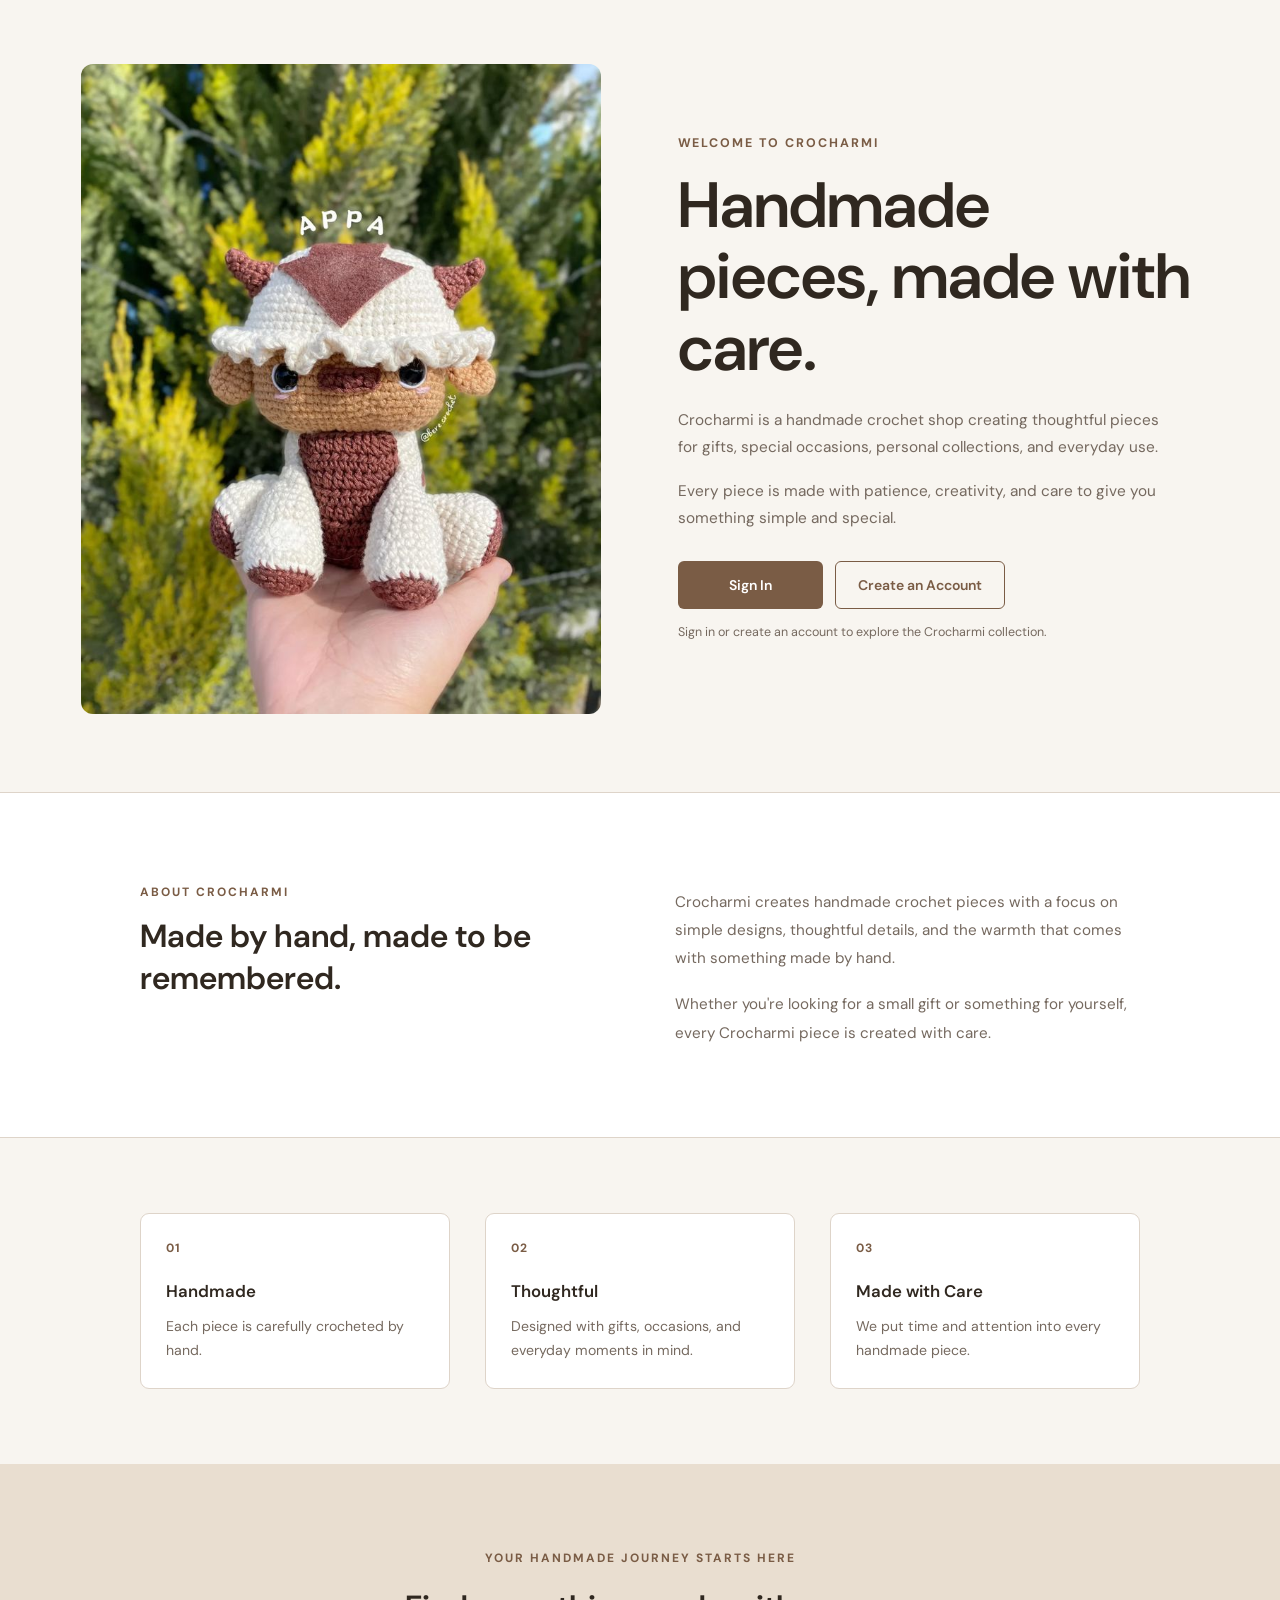
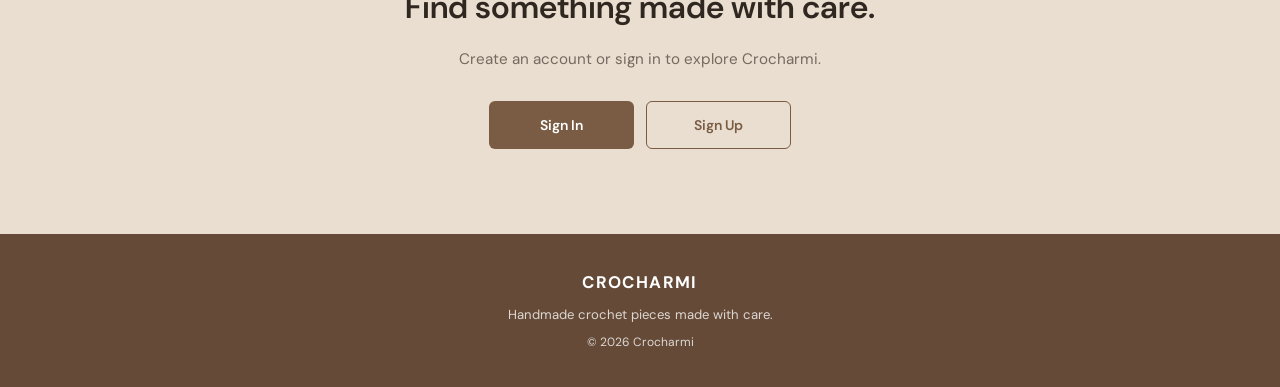
<file: index.html>
<!DOCTYPE html>
<html lang="en">

<head>

    <meta charset="UTF-8">

    <meta name="viewport"
          content="width=device-width, initial-scale=1.0">

    <title>Crocharmi | Handmade Crochet</title>

    <link rel="stylesheet" href="css/style.css">
    <link rel="stylesheet" href="css/front.css">
    <link rel="stylesheet" href="css/responsive.css">

</head>


<body class="front-page">


    <!-- ================================
         PUBLIC FRONT PAGE
         ================================ -->

    <main class="front-page-main">


        <!-- ================================
             HERO / WELCOME
             ================================ -->

        <section class="front-hero">

            <div class="front-hero-container">


                <!-- IMAGE -->

                <div class="front-image">

                    <img
                        src="assets/images/crocharmi-front.jpg"
                        alt="Handmade Crocharmi crochet creation"
                    >

                </div>



                <!-- CONTENT -->

                <div class="front-content">

                    <p class="front-label">
                        WELCOME TO CROCHARMI
                    </p>


                    <h1>
                        Handmade pieces,
                        made with care.
                    </h1>


                    <p class="front-description">

                        Crocharmi is a handmade crochet
                        shop creating thoughtful pieces
                        for gifts, special occasions,
                        personal collections, and
                        everyday use.

                    </p>


                    <p class="front-description">

                        Every piece is made with patience,
                        creativity, and care to give you
                        something simple and special.

                    </p>



                    <!-- AUTH BUTTONS -->

                    <div class="front-actions">

                        <a
                            href="pages/signin.html"
                            class="btn"
                        >
                            Sign In
                        </a>


                        <a
                            href="pages/signup.html"
                            class="btn btn-secondary"
                        >
                            Create an Account
                        </a>

                    </div>


                    <p class="front-note">
                        Sign in or create an account to
                        explore the Crocharmi collection.
                    </p>

                </div>


            </div>

        </section>



        <!-- ================================
             ABOUT CROCHARMI
             ================================ -->

        <section class="front-about">

            <div class="front-about-container">


                <div class="front-section-heading">

                    <p class="section-label">
                        ABOUT CROCHARMI
                    </p>


                    <h2>
                        Made by hand,
                        made to be remembered.
                    </h2>

                </div>



                <div class="front-about-content">

                    <p>

                        Crocharmi creates handmade crochet
                        pieces with a focus on simple
                        designs, thoughtful details, and
                        the warmth that comes with
                        something made by hand.

                    </p>


                    <p>

                        Whether you're looking for a small
                        gift or something for yourself,
                        every Crocharmi piece is created
                        with care.

                    </p>

                </div>


            </div>

        </section>



        <!-- ================================
             WHY CROCHARMI
             ================================ -->

        <section class="front-values">

            <div class="front-values-container">


                <div class="front-value">

                    <span class="front-value-number">
                        01
                    </span>

                    <h3>
                        Handmade
                    </h3>

                    <p>
                        Each piece is carefully
                        crocheted by hand.
                    </p>

                </div>



                <div class="front-value">

                    <span class="front-value-number">
                        02
                    </span>

                    <h3>
                        Thoughtful
                    </h3>

                    <p>
                        Designed with gifts,
                        occasions, and everyday
                        moments in mind.
                    </p>

                </div>



                <div class="front-value">

                    <span class="front-value-number">
                        03
                    </span>

                    <h3>
                        Made with Care
                    </h3>

                    <p>
                        We put time and attention
                        into every handmade piece.
                    </p>

                </div>


            </div>

        </section>



        <!-- ================================
             FINAL CTA
             ================================ -->

        <section class="front-cta">

            <div class="front-cta-container">

                <p class="section-label">
                    YOUR HANDMADE JOURNEY STARTS HERE
                </p>


                <h2>
                    Find something made with care.
                </h2>


                <p>
                    Create an account or sign in
                    to explore Crocharmi.
                </p>


                <div class="front-actions">

                    <a
                        href="pages/signin.html"
                        class="btn"
                    >
                        Sign In
                    </a>


                    <a
                        href="pages/signup.html"
                        class="btn btn-secondary"
                    >
                        Sign Up
                    </a>

                </div>

            </div>

        </section>


    </main>



    <!-- ================================
         FOOTER
         ================================ -->

    <footer class="front-footer">

        <div class="front-footer-container">

            <div class="front-footer-brand">
                CROCHARMI
            </div>


            <p>
                Handmade crochet pieces made with care.
            </p>


            <p class="front-footer-copyright">
                © 2026 Crocharmi
            </p>

        </div>

    </footer>



    <!-- JavaScript -->

    <script src="js/shared/toast.js"></script>
    <script src="js/shared/modal.js"></script>
    <script src="js/shared/validation.js"></script>


</body>

</html>
</file>
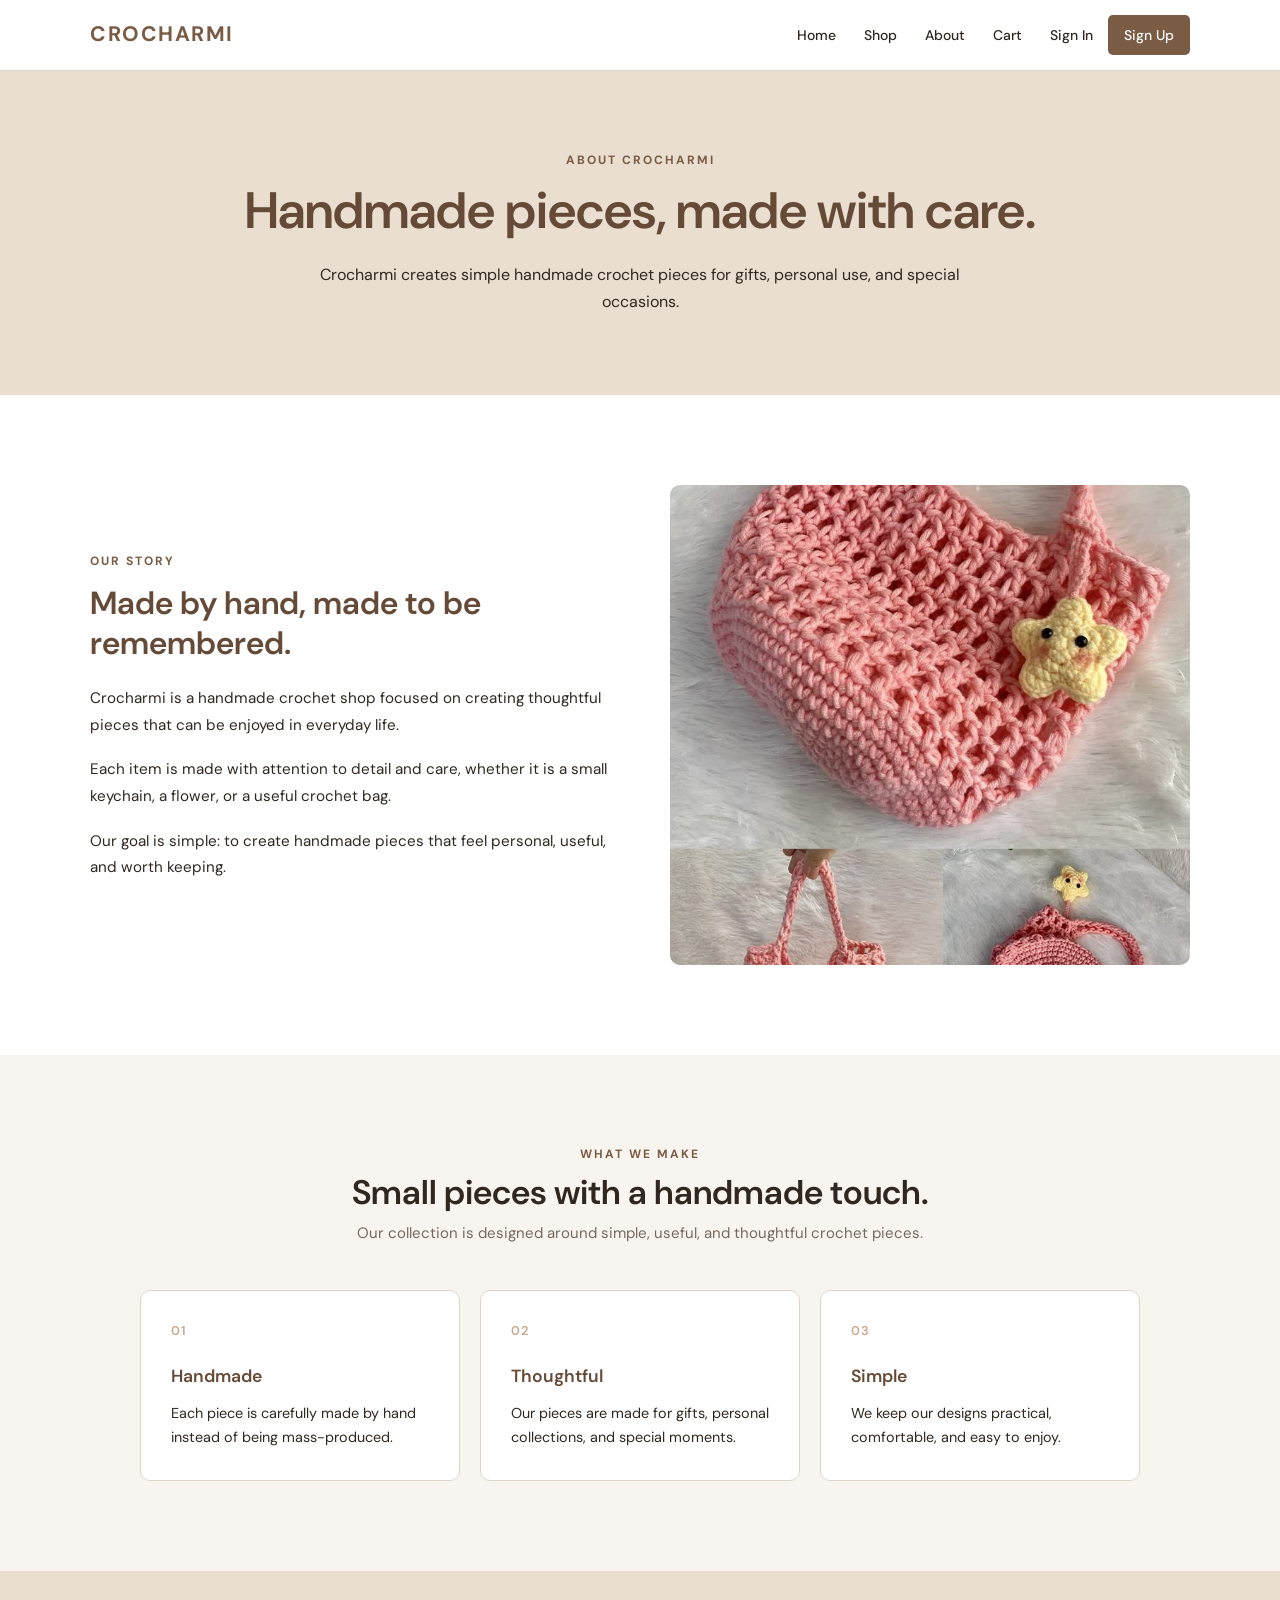
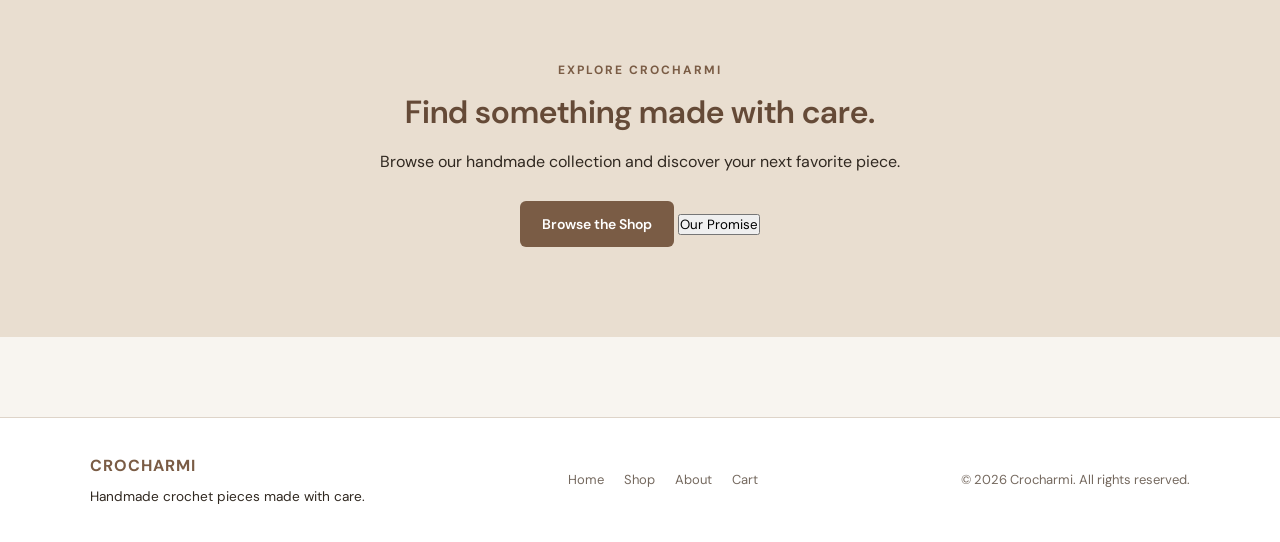
<file: pages/about.html>
<!DOCTYPE html>
<html lang="en">
<head>
    <meta charset="UTF-8">
    <meta name="viewport" content="width=device-width, initial-scale=1.0">

    <title>About | Crocharmi</title>

    <!-- ========================================
         MAIN CSS
         ======================================== -->

    <link
        rel="stylesheet"
        href="../css/style.css"
    >

    <link
        rel="stylesheet"
        href="../css/about.css"
    >

    <link
        rel="stylesheet"
        href="../css/responsive.css"
    >

</head>


<body>


    <!-- ========================================
         NAVIGATION
         ======================================== -->

    <header class="navbar">

        <div class="navbar-container">


            <!-- Logo -->

            <a
                href="home.html"
                class="logo"
            >
                CROCHARMI
            </a>


            <!-- Navigation Links -->

            <nav class="nav-links">

                <a href="home.html">
                    Home
                </a>

                <a href="shop.html">
                    Shop
                </a>

                <a
                    href="about.html"
                    class="active"
                >
                    About
                </a>

                <a href="cart.html">
                    Cart
                </a>


                <!--
                    Login / Signup / User links
                    are handled by navbar.js
                -->

                <div
                    id="auth-links"
                    class="auth-links"
                ></div>

            </nav>

        </div>

    </header>



    <!-- ========================================
         MAIN CONTENT
         ======================================== -->

    <main>


        <!-- ========================================
             ABOUT HERO
             ======================================== -->

        <section class="about-page-hero">

            <div class="container">

                <p class="section-label">
                    ABOUT CROCHARMI
                </p>

                <h1>
                    Handmade pieces,
                    made with care.
                </h1>

                <p class="about-hero-description">
                    Crocharmi creates simple handmade crochet
                    pieces for gifts, personal use, and special
                    occasions.
                </p>

            </div>

        </section>



        <!-- ========================================
             OUR STORY
             ======================================== -->

        <section class="about-story">

            <div class="about-story-container">


                <!-- Story Content -->

                <div class="about-story-content">

                    <p class="section-label">
                        OUR STORY
                    </p>

                    <h2>
                        Made by hand,
                        made to be remembered.
                    </h2>

                    <p>
                        Crocharmi is a handmade crochet shop
                        focused on creating thoughtful pieces
                        that can be enjoyed in everyday life.
                    </p>

                    <p>
                        Each item is made with attention to
                        detail and care, whether it is a small
                        keychain, a flower, or a useful crochet bag.
                    </p>

                    <p>
                        Our goal is simple: to create handmade
                        pieces that feel personal, useful, and
                        worth keeping.
                    </p>

                </div>


                <!-- Story Image -->

                <div class="about-story-image">

                    <img
                        src="../assets/images/mini-tote.jpg"
                        alt="Handmade Crochet Mini Tote"
                    >

                </div>

            </div>

        </section>



        <!-- ========================================
             WHAT WE MAKE
             ======================================== -->

        <section class="about-values">

            <div class="container">


                <!-- Section Heading -->

                <div class="section-heading">

                    <p class="section-label">
                        WHAT WE MAKE
                    </p>

                    <h2 class="section-title">
                        Small pieces with a handmade touch.
                    </h2>

                    <p class="section-description">
                        Our collection is designed around
                        simple, useful, and thoughtful crochet pieces.
                    </p>

                </div>


                <!-- Value Cards -->

                <div class="about-values-grid">


                    <!-- Card 01 -->

                    <article class="about-value-card">

                        <div class="about-value-number">
                            01
                        </div>

                        <h3>
                            Handmade
                        </h3>

                        <p>
                            Each piece is carefully made by hand
                            instead of being mass-produced.
                        </p>

                    </article>


                    <!-- Card 02 -->

                    <article class="about-value-card">

                        <div class="about-value-number">
                            02
                        </div>

                        <h3>
                            Thoughtful
                        </h3>

                        <p>
                            Our pieces are made for gifts,
                            personal collections, and special moments.
                        </p>

                    </article>


                    <!-- Card 03 -->

                    <article class="about-value-card">

                        <div class="about-value-number">
                            03
                        </div>

                        <h3>
                            Simple
                        </h3>

                        <p>
                            We keep our designs practical,
                            comfortable, and easy to enjoy.
                        </p>

                    </article>

                </div>

            </div>

        </section>



        <!-- ========================================
             CALL TO ACTION
             ======================================== -->

        <section class="about-cta">

            <div class="container">

                <p class="section-label">
                    EXPLORE CROCHARMI
                </p>

                <h2>
                    Find something made with care.
                </h2>

                <p>
                    Browse our handmade collection and
                    discover your next favorite piece.
                </p>


                <!-- CTA Buttons -->

                <div class="about-cta-buttons">


                    <!-- Shop Button -->

                    <a
                        href="shop.html"
                        class="btn"
                    >
                        Browse the Shop
                    </a>


                    <!-- Promise Button -->

                    <button
                        type="button"
                        id="about-promise-button"
                        class="about-promise-button"
                    >
                        Our Promise
                    </button>

                </div>

            </div>

        </section>

    </main>



    <!-- ========================================
         FOOTER
         ======================================== -->

    <footer class="footer">

        <div class="footer-container">


            <!-- Footer Brand -->

            <div class="footer-brand-section">

                <div class="footer-brand">
                    CROCHARMI
                </div>

                <p class="footer-description">
                    Handmade crochet pieces made with care.
                </p>

            </div>


            <!-- Footer Navigation -->

            <div class="footer-links">

                <a href="home.html">
                    Home
                </a>

                <a href="shop.html">
                    Shop
                </a>

                <a href="about.html">
                    About
                </a>

                <a href="cart.html">
                    Cart
                </a>

            </div>


            <!-- Copyright -->

            <p class="footer-copyright">
                © 2026 Crocharmi. All rights reserved.
            </p>

        </div>

    </footer>



    <!-- ========================================
         JAVASCRIPT
         ======================================== -->

    <!-- Shared Navbar -->
    <script src="../js/shared/navbar.js"></script>

    <!-- Toast Notifications -->
    <script src="../js/shared/toast.js"></script>

    <!-- Modal -->
    <script src="../js/shared/modal.js"></script>

    <!-- Validation -->
    <script src="../js/shared/validation.js"></script>

    <!-- About Page JavaScript -->
    <script src="../js/about.js"></script>


</body>
</html>
</file>
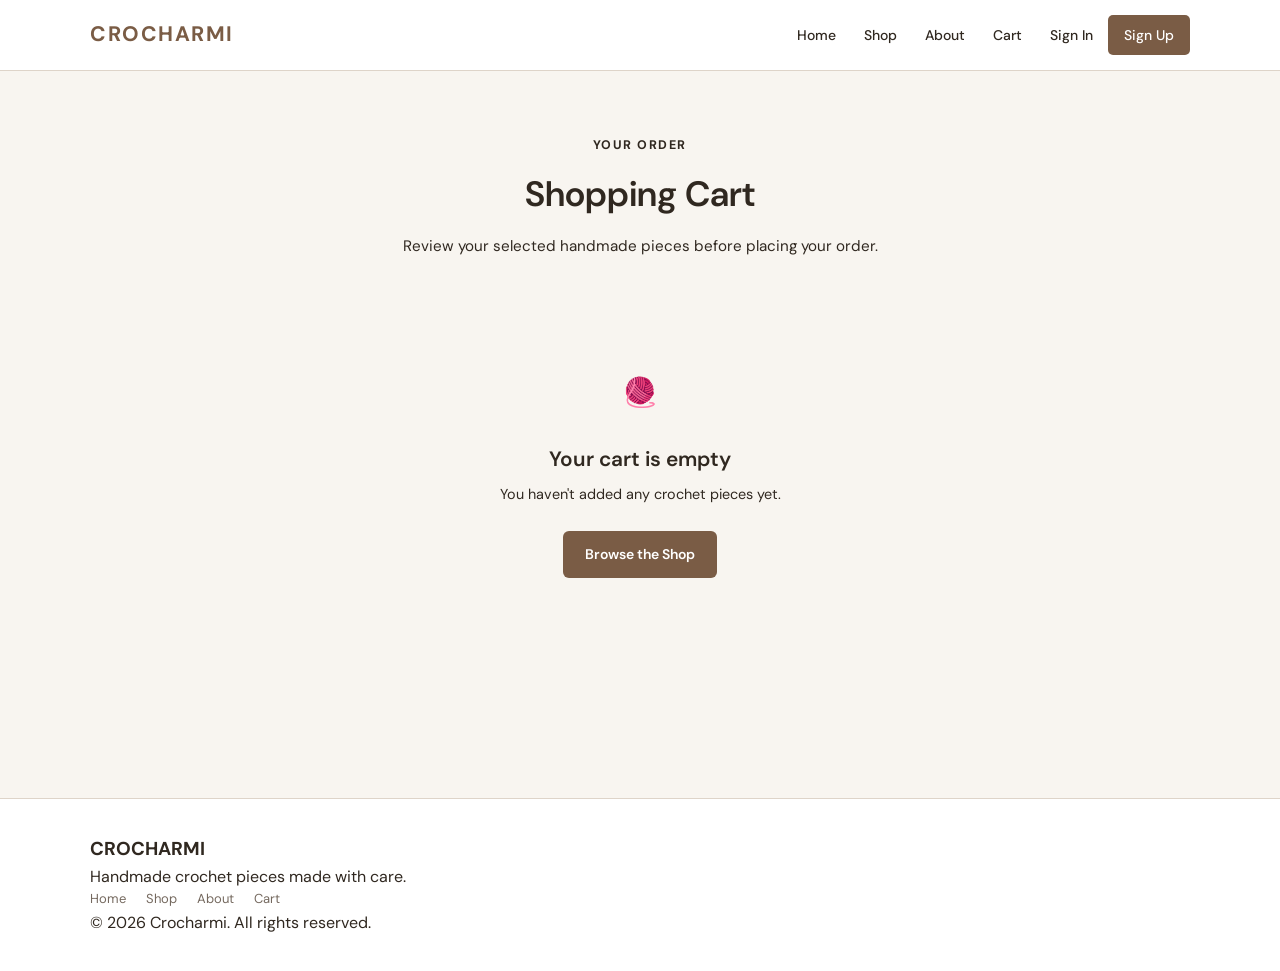
<file: pages/cart.html>
<!DOCTYPE html>
<html lang="en">
<head>
    <meta charset="UTF-8">
    <meta name="viewport" content="width=device-width, initial-scale=1.0">

    <title>Cart | Crocharmi</title>

    <link rel="stylesheet" href="../css/style.css">
    <link rel="stylesheet" href="../css/cart.css">
    <link rel="stylesheet" href="../css/responsive.css">
</head>

<body>

    <!-- ========================================
         NAVBAR
         ======================================== -->

    <header class="navbar">

        <div class="navbar-container">

            <a href="home.html" class="logo">
                CROCHARMI
            </a>

            <nav class="nav-links">

                <a href="home.html">
                    Home
                </a>

                <a href="shop.html">
                    Shop
                </a>

                <a href="about.html">
                    About
                </a>

                <a href="cart.html" class="active">
                    Cart
                </a>

                <div
                    id="auth-links"
                    class="auth-links"
                ></div>

            </nav>

        </div>

    </header>


    <!-- ========================================
         CART PAGE
         ======================================== -->

    <main class="cart-page">

        <div class="container">

            <div class="cart-header">

                <p class="section-label">
                    YOUR ORDER
                </p>

                <h1>
                    Shopping Cart
                </h1>

                <p>
                    Review your selected handmade pieces
                    before placing your order.
                </p>

            </div>


            <!-- ========================================
                 EMPTY CART
                 ======================================== -->

            <div
                id="empty-cart"
                class="empty-cart"
            >

                <div class="empty-cart-icon">
                    🧶
                </div>

                <h2>
                    Your cart is empty
                </h2>

                <p>
                    You haven't added any crochet pieces yet.
                </p>

                <a
                    href="shop.html"
                    class="btn btn-primary"
                >
                    Browse the Shop
                </a>

            </div>


            <!-- ========================================
                 CART CONTENT
                 ======================================== -->

            <section
                id="cart-content"
                class="cart-content hidden"
            >

                <div class="cart-layout">

                    <!-- ====================================
                         CART ITEMS
                         ==================================== -->

                    <div class="cart-items-section">

                        <div class="cart-items-heading">

                            <h2>
                                Your Items
                            </h2>

                            <span id="cart-item-count">
                                0 items
                            </span>

                        </div>

                        <div
                            id="cart-items"
                            class="cart-items"
                        ></div>

                        <button
                            type="button"
                            id="clear-cart"
                            class="clear-cart-button"
                        >
                            Clear Cart
                        </button>

                    </div>


                    <!-- ====================================
                         ORDER SUMMARY
                         ==================================== -->

                    <aside class="order-summary">

                        <h2>
                            Order Summary
                        </h2>

                        <div class="summary-row">

                            <span>
                                Items
                            </span>

                            <span id="summary-items">
                                0
                            </span>

                        </div>

                        <div class="summary-row">

                            <span>
                                Subtotal
                            </span>

                            <span id="summary-subtotal">
                                ₱0
                            </span>

                        </div>

                        <div class="summary-row summary-delivery">

                            <span>
                                Delivery
                            </span>

                            <span>
                                Calculated at checkout
                            </span>

                        </div>

                        <div class="summary-divider"></div>

                        <div class="summary-total">

                            <span>
                                Total
                            </span>

                            <span id="summary-total">
                                ₱0
                            </span>

                        </div>

                        <button
                            type="button"
                            id="checkout-button"
                            class="btn btn-primary checkout-button"
                        >
                            Proceed to Checkout
                        </button>

                        <p class="checkout-note">
                            Delivery details and final order information
                            will be completed at checkout.
                        </p>

                    </aside>

                </div>

            </section>

        </div>

    </main>


    <!-- ========================================
         FOOTER
         ======================================== -->

    <footer class="footer">

        <div class="container">

            <div class="footer-content">

                <div>

                    <h3>CROCHARMI</h3>

                    <p>
                        Handmade crochet pieces
                        made with care.
                    </p>

                </div>

                <div class="footer-links">

                    <a href="home.html">
                        Home
                    </a>

                    <a href="shop.html">
                        Shop
                    </a>

                    <a href="about.html">
                        About
                    </a>

                    <a href="cart.html">
                        Cart
                    </a>

                </div>

            </div>

            <div class="footer-bottom">

                <p>
                    © 2026 Crocharmi. All rights reserved.
                </p>

            </div>

        </div>

    </footer>


    <script src="../js/shared/navbar.js"></script>
    <script src="../js/shared/toast.js"></script>
    <script src="../js/cart.js"></script>

</body>
</html>
</file>
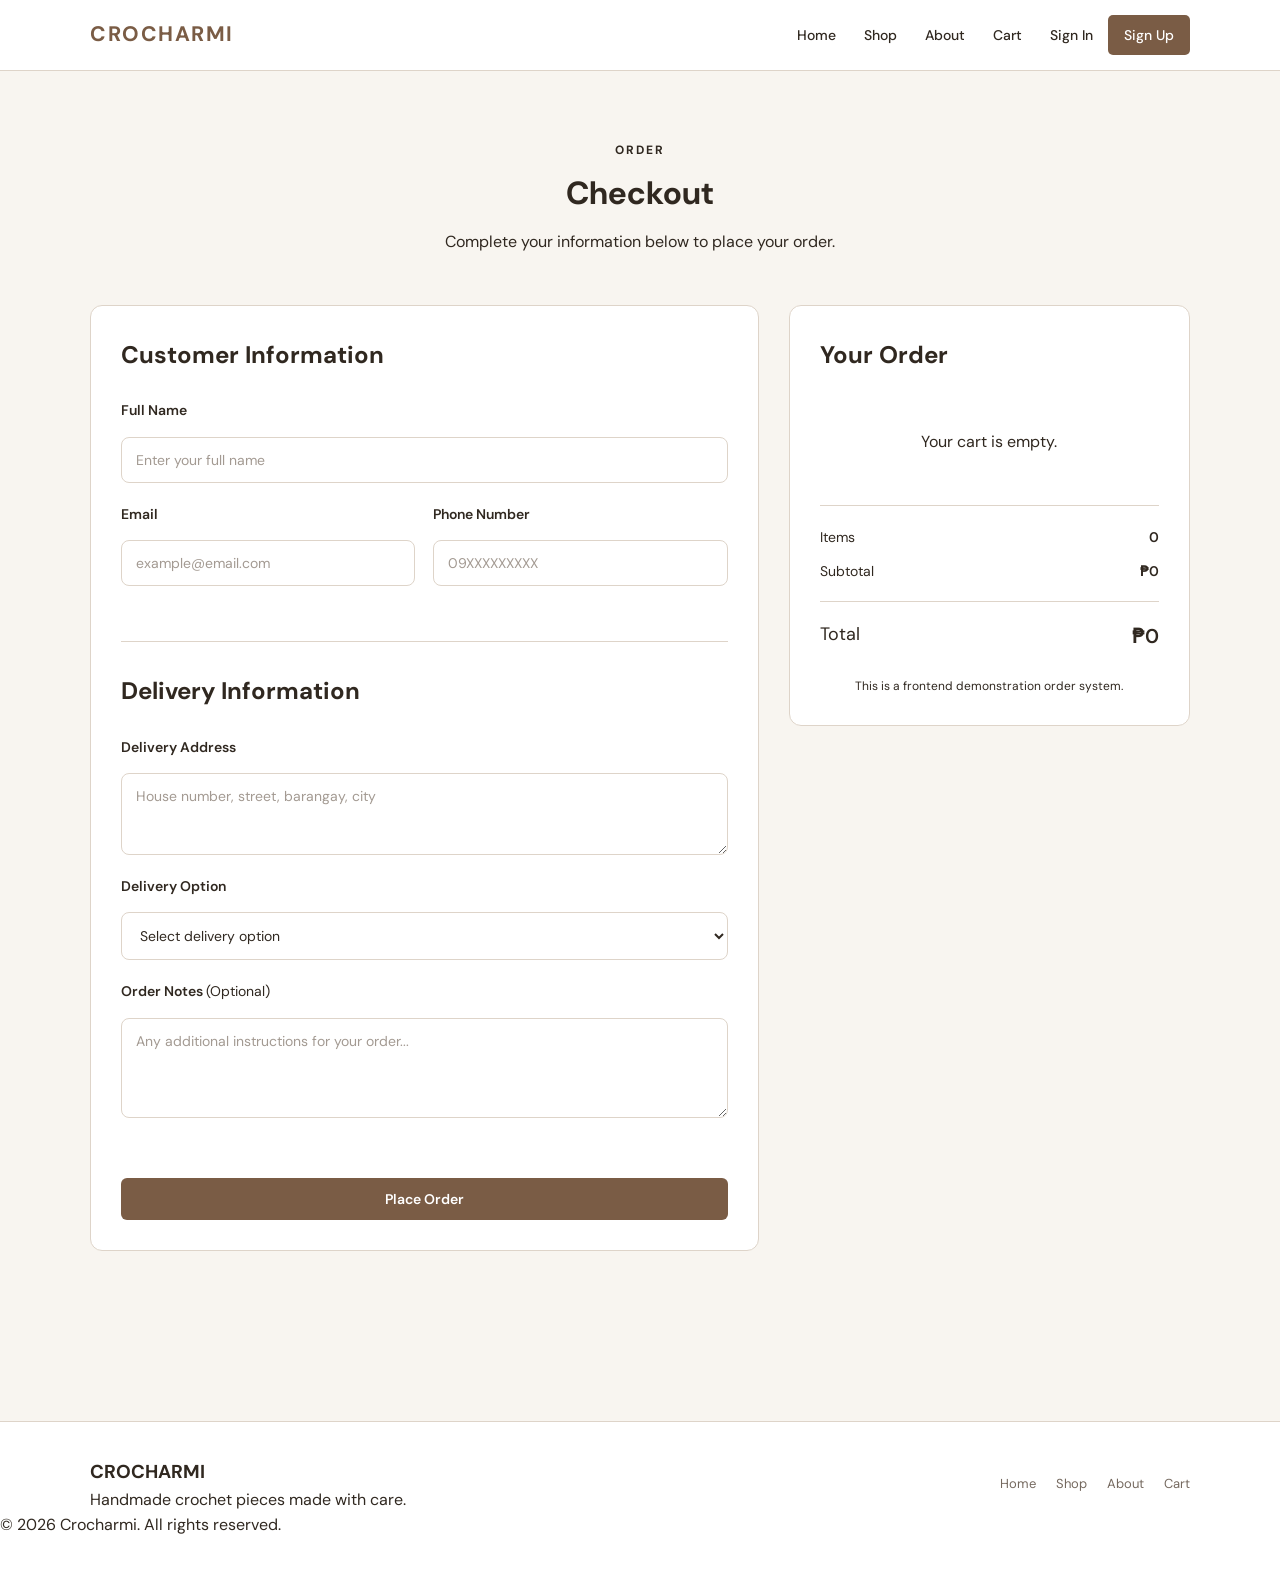
<file: pages/checkout.html>
<!DOCTYPE html>
<html lang="en">
<head>
    <meta charset="UTF-8">
    <meta name="viewport" content="width=device-width, initial-scale=1.0">

    <title>Checkout | Crocharmi</title>

    <link rel="stylesheet" href="../css/style.css">
    <link rel="stylesheet" href="../css/checkout.css">
    <link rel="stylesheet" href="../css/responsive.css">
</head>

<body>

    <!-- Navigation -->
    <header class="navbar">
        <div class="navbar-container">

            <a href="../index.html" class="logo">
                CROCHARMI
            </a>

            <nav class="nav-links">
                <a href="../index.html">Home</a>
                <a href="shop.html">Shop</a>
                <a href="about.html">About</a>
                <a href="cart.html">Cart</a>

                <div id="auth-links" class="auth-links"></div>
            </nav>

        </div>
    </header>


    <!-- Checkout -->
    <main class="checkout-page">

        <div class="container">

            <div class="checkout-header">
                <p class="section-label">ORDER</p>

                <h1>Checkout</h1>

                <p>
                    Complete your information below to place your order.
                </p>
            </div>


            <div class="checkout-layout">

                <!-- Customer Information -->
                <section class="checkout-form-card">

                    <h2>Customer Information</h2>

                    <form id="checkout-form">

                        <div class="form-group">
                            <label for="customer-name">
                                Full Name
                            </label>

                            <input
                                type="text"
                                id="customer-name"
                                placeholder="Enter your full name"
                                required
                            >
                        </div>


                        <div class="form-row">

                            <div class="form-group">
                                <label for="customer-email">
                                    Email
                                </label>

                                <input
                                    type="email"
                                    id="customer-email"
                                    placeholder="example@email.com"
                                    required
                                >
                            </div>


                            <div class="form-group">
                                <label for="customer-phone">
                                    Phone Number
                                </label>

                                <input
                                    type="tel"
                                    id="customer-phone"
                                    placeholder="09XXXXXXXXX"
                                    required
                                >
                            </div>

                        </div>


                        <h2 class="checkout-section-title">
                            Delivery Information
                        </h2>


                        <div class="form-group">
                            <label for="customer-address">
                                Delivery Address
                            </label>

                            <textarea
                                id="customer-address"
                                rows="3"
                                placeholder="House number, street, barangay, city"
                                required
                            ></textarea>
                        </div>


                        <div class="form-group">
                            <label for="delivery-option">
                                Delivery Option
                            </label>

                            <select id="delivery-option" required>

                                <option value="">
                                    Select delivery option
                                </option>

                                <option value="Standard Delivery">
                                    Standard Delivery
                                </option>

                                <option value="Meet-up">
                                    Meet-up
                                </option>

                                <option value="Pick-up">
                                    Pick-up
                                </option>

                            </select>
                        </div>


                        <div class="form-group">
                            <label for="order-notes">
                                Order Notes
                                <span>(Optional)</span>
                            </label>

                            <textarea
                                id="order-notes"
                                rows="4"
                                placeholder="Any additional instructions for your order..."
                            ></textarea>
                        </div>


                        <p
                            id="checkout-message"
                            class="checkout-message"
                        ></p>


                        <button
                            type="submit"
                            class="btn btn-primary checkout-submit"
                        >
                            Place Order
                        </button>

                    </form>

                </section>


                <!-- Order Summary -->
                <aside class="checkout-summary">

                    <h2>Your Order</h2>

                    <div id="checkout-items">
                        <!-- Products will be inserted here -->
                    </div>


                    <div class="summary-divider"></div>


                    <div class="summary-row">
                        <span>Items</span>
                        <span id="checkout-item-count">0</span>
                    </div>


                    <div class="summary-row">
                        <span>Subtotal</span>
                        <span id="checkout-subtotal">₱0</span>
                    </div>


                    <div class="summary-row total-row">
                        <span>Total</span>
                        <span id="checkout-total">₱0</span>
                    </div>


                    <p class="checkout-note">
                        This is a frontend demonstration order system.
                    </p>

                </aside>

            </div>

        </div>

    </main>


    <!-- Footer -->
    <footer class="footer">

        <div class="container footer-container">

            <div>
                <h3>CROCHARMI</h3>

                <p>
                    Handmade crochet pieces made with care.
                </p>
            </div>


            <div class="footer-links">

                <a href="../index.html">Home</a>

                <a href="shop.html">Shop</a>

                <a href="about.html">About</a>

                <a href="cart.html">Cart</a>

            </div>

        </div>


        <div class="footer-bottom">

            <p>
                © 2026 Crocharmi. All rights reserved.
            </p>

        </div>

    </footer>


    <script src="../js/shared/navbar.js"></script>
    <script src="../js/checkout.js"></script>

</body>
</html>
</file>
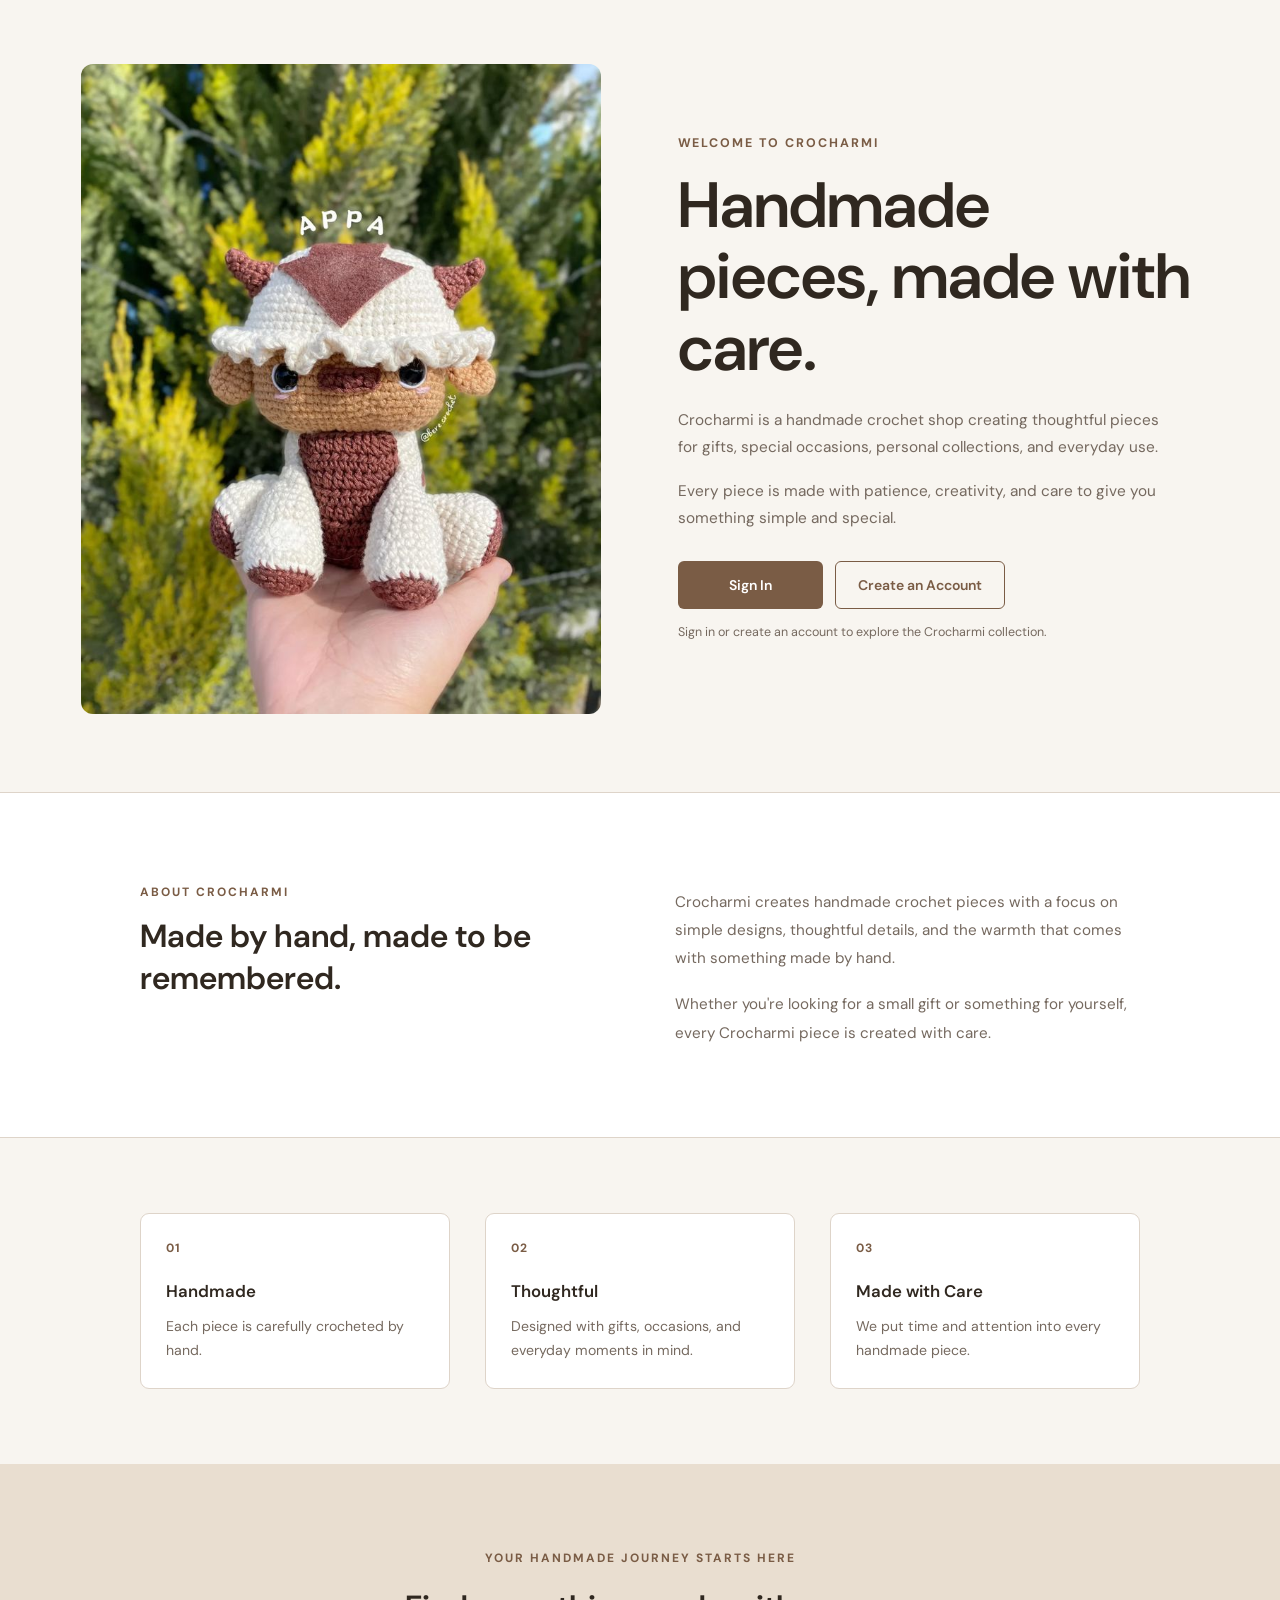
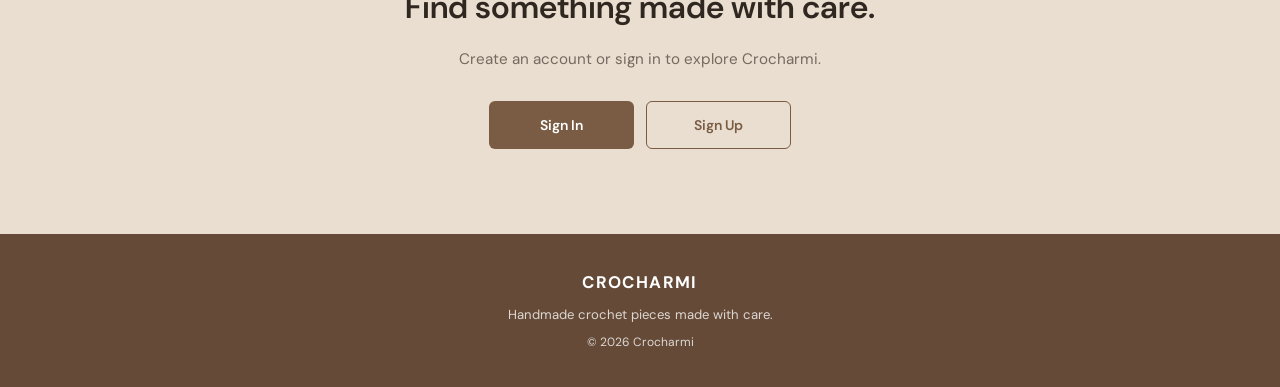
<file: pages/home.html>
<!DOCTYPE html>
<html lang="en">

<head>

    <meta charset="UTF-8">

    <meta name="viewport"
          content="width=device-width, initial-scale=1.0">

    <title>Home | Crocharmi</title>

    <link rel="stylesheet" href="../css/style.css">
    <link rel="stylesheet" href="../css/home.css">
    <link rel="stylesheet" href="../css/responsive.css">

</head>


<body>


    <!-- ================================
         CUSTOMER NAVIGATION
         ================================ -->

    <header class="navbar">

        <div class="navbar-container">


            <a href="home.html" class="logo">
                CROCHARMI
            </a>


            <nav class="nav-links">

                <a href="home.html">
                    Home
                </a>


                <a href="shop.html">
                    Shop
                </a>


                <a href="about.html">
                    About
                </a>


                <a href="cart.html">
                    Cart
                </a>


                <div id="auth-links" class="auth-links">
                </div>

            </nav>


        </div>

    </header>



    <!-- ================================
         CUSTOMER HOME
         ================================ -->

    <main>


        <!-- ================================
             CUSTOMER HERO
             ================================ -->

        <section class="customer-hero">

            <div class="customer-hero-container">


                <div class="customer-hero-content">

                    <p class="customer-label">
                        CROCHARMI COLLECTION
                    </p>


                    <h1 id="customer-welcome">
                        Welcome back!
                    </h1>


                    <p class="customer-description">

                        Discover handmade crochet pieces
                        created with care. Browse our
                        collection, customize your favorites,
                        and create an order made just for you.

                    </p>


                    <div class="customer-actions">

                        <a
                            href="shop.html"
                            class="btn"
                        >
                            Shop Collection
                        </a>


                        <a
                            href="orders.html"
                            class="btn btn-secondary"
                        >
                            My Orders
                        </a>

                    </div>

                </div>



                <div class="customer-hero-image">

                    <img
                        src="../assets/images/crocharmi-home.jpg"
                        alt="Crocharmi handmade crochet creation"
                    >

                </div>


            </div>

        </section>



        <!-- ================================
             QUICK ACCESS
             ================================ -->

        <section class="quick-access">

            <div class="container">


                <div class="section-heading">

                    <p class="section-label">
                        QUICK ACCESS
                    </p>


                    <h2 class="section-title">
                        What would you like to do?
                    </h2>


                    <p class="section-description">
                        Manage your Crocharmi shopping
                        experience from here.
                    </p>

                </div>



                <div class="quick-access-grid">


                    <!-- SHOP -->

                    <a
                        href="shop.html"
                        class="quick-card"
                    >

                        <div class="quick-card-number">
                            01
                        </div>


                        <h3>
                            Shop
                        </h3>


                        <p>
                            Browse our handmade crochet
                            collection and discover
                            something special.
                        </p>


                        <span>
                            Browse Products →
                        </span>

                    </a>



                    <!-- CART -->

                    <a
                        href="cart.html"
                        class="quick-card"
                    >

                        <div class="quick-card-number">
                            02
                        </div>


                        <h3>
                            My Cart
                        </h3>


                        <p>
                            Review your selected items
                            and prepare your order.
                        </p>


                        <span>
                            Open Cart →
                        </span>

                    </a>



                    <!-- ORDERS -->

                    <a
                        href="orders.html"
                        class="quick-card"
                    >

                        <div class="quick-card-number">
                            03
                        </div>


                        <h3>
                            My Orders
                        </h3>


                        <p>
                            View your previous orders
                            and check their status.
                        </p>


                        <span>
                            View Orders →
                        </span>

                    </a>


                </div>


            </div>

        </section>



        <!-- ================================
             FEATURED COLLECTION
             ================================ -->

        <section class="customer-featured">

            <div class="container">


                <div class="section-heading">

                    <p class="section-label">
                        HANDMADE FAVORITES
                    </p>


                    <h2 class="section-title">
                        Made for little moments.
                    </h2>


                    <p class="section-description">
                        Explore a few pieces from the
                        Crocharmi collection.
                    </p>

                </div>



                <div class="customer-products">


                    <!-- PRODUCT 1 -->

                    <article class="customer-product">

                        <div class="customer-product-image">

                            <img
                                src="../assets/images/keychain.jpg"
                                alt="Crochet Keychain"
                            >

                        </div>


                        <div class="customer-product-info">

                            <h3>
                                Crochet Keychain
                            </h3>


                            <p>
                                ₱150
                            </p>

                        </div>

                    </article>



                    <!-- PRODUCT 2 -->

                    <article class="customer-product">

                        <div class="customer-product-image">

                            <img
                                src="../assets/images/flower.jpg"
                                alt="Crochet Flower"
                            >

                        </div>


                        <div class="customer-product-info">

                            <h3>
                                Crochet Flower
                            </h3>


                            <p>
                                ₱250
                            </p>

                        </div>

                    </article>



                    <!-- PRODUCT 3 -->

                    <article class="customer-product">

                        <div class="customer-product-image">

                            <img
                                src="../assets/images/mini-bag.jpg"
                                alt="Mini Crochet Bag"
                            >

                        </div>


                        <div class="customer-product-info">

                            <h3>
                                Mini Crochet Bag
                            </h3>


                            <p>
                                ₱450
                            </p>

                        </div>

                    </article>


                </div>



                <div class="customer-view-all">

                    <a
                        href="shop.html"
                        class="text-link"
                    >
                        View the full collection →
                    </a>

                </div>


            </div>

        </section>



        <!-- ================================
             CUSTOMER MESSAGE
             ================================ -->

        <section class="customer-message">

            <div class="customer-message-container">


                <div>

                    <p class="section-label">
                        MADE WITH CARE
                    </p>


                    <h2>
                        Something handmade
                        feels a little more special.
                    </h2>

                </div>



                <div>

                    <p>
                        Crocharmi creates crochet pieces
                        for gifts, personal collections,
                        special occasions, and everyday
                        moments.
                    </p>


                    <a
                        href="about.html"
                        class="text-link"
                    >
                        Learn more about Crocharmi →
                    </a>

                </div>


            </div>

        </section>



    </main>



    <!-- ================================
         FOOTER
         ================================ -->

    <footer class="footer">

        <div class="footer-container">


            <div>

                <div class="footer-brand">
                    CROCHARMI
                </div>


                <p class="footer-description">
                    Handmade crochet pieces made with care.
                </p>

            </div>



            <div class="footer-links">

                <a href="home.html">
                    Home
                </a>


                <a href="shop.html">
                    Shop
                </a>


                <a href="about.html">
                    About
                </a>


                <a href="cart.html">
                    Cart
                </a>


                <a href="orders.html">
                    My Orders
                </a>

            </div>



            <p class="footer-copyright">
                © 2026 Crocharmi
            </p>


        </div>

    </footer>



    <!-- JavaScript -->

    <script src="../js/shared/navbar.js"></script>
    <script src="../js/shared/toast.js"></script>
    <script src="../js/shared/modal.js"></script>
    <script src="../js/shared/validation.js"></script>



    <!-- ================================
         CUSTOMER HOME AUTH CHECK
         ================================ -->

    <script>

        document.addEventListener(
            "DOMContentLoaded",
            function() {

                let currentUser = null;


                try {

                    currentUser =
                        JSON.parse(
                            localStorage.getItem(
                                "crocharmiCurrentUser"
                            )
                        );

                } catch (error) {

                    currentUser = null;

                }



                /*
                   This page is only for
                   logged-in customers.
                */

                if (!currentUser) {

                    window.location.href =
                        "../index.html";

                    return;

                }



                /*
                   Welcome message
                */

                const welcome =
                    document.getElementById(
                        "customer-welcome"
                    );


                if (welcome) {

                    welcome.textContent =
                        "Welcome back, " +
                        currentUser.name +
                        "!";

                }

            }
        );

    </script>


</body>

</html>
</file>
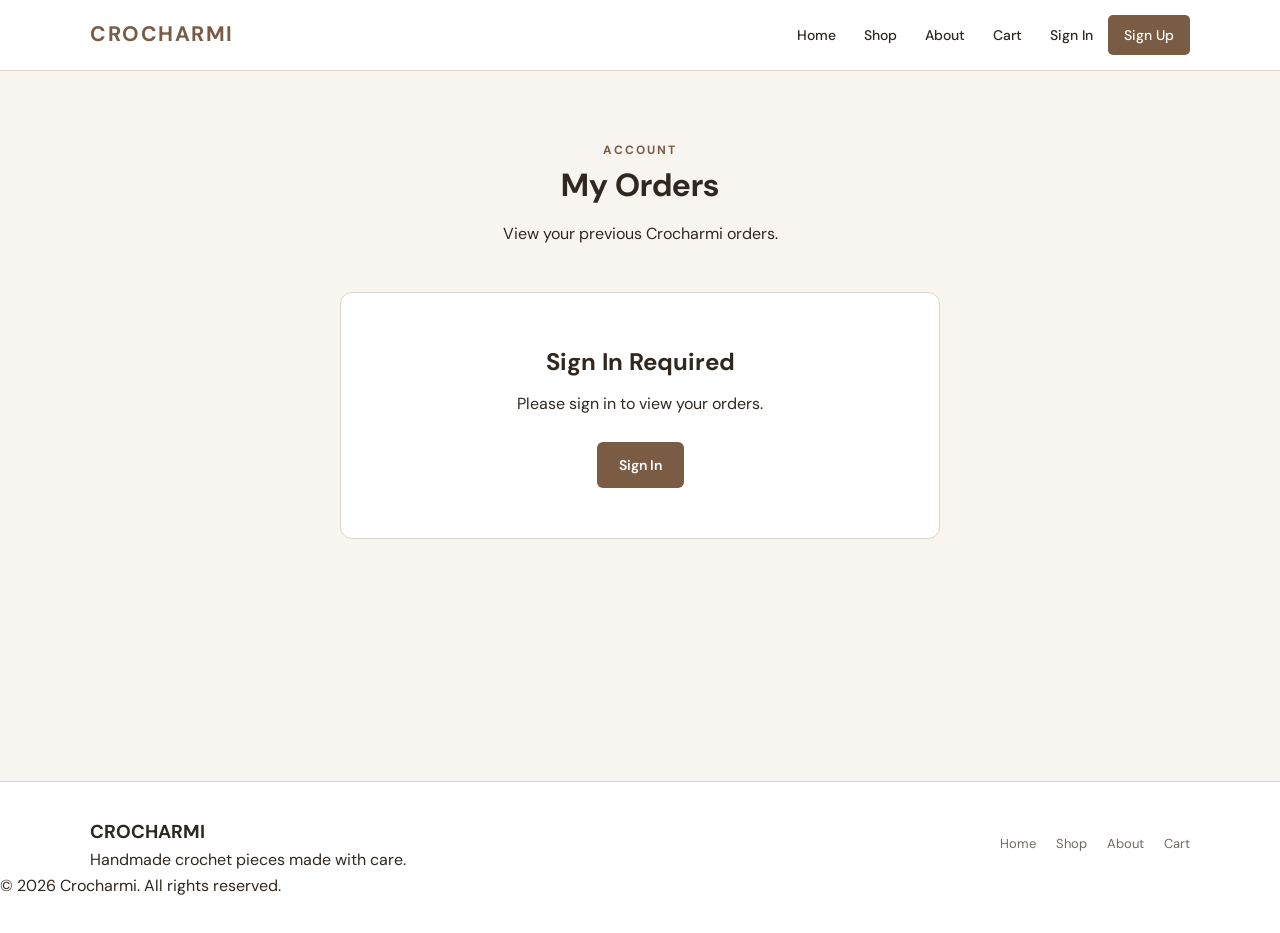
<file: pages/orders.html>
<!DOCTYPE html>
<html lang="en">
<head>
    <meta charset="UTF-8">
    <meta name="viewport" content="width=device-width, initial-scale=1.0">

    <title>My Orders | Crocharmi</title>

    <link rel="stylesheet" href="../css/style.css">
    <link rel="stylesheet" href="../css/orders.css">
    <link rel="stylesheet" href="../css/responsive.css">
</head>

<body>

    <!-- Navigation -->
    <header class="navbar">
        <div class="navbar-container">

            <a href="home.html" class="logo">
                CROCHARMI
            </a>

            <nav class="nav-links">
                <a href="home.html">Home</a>
                <a href="shop.html">Shop</a>
                <a href="about.html">About</a>
                <a href="cart.html">Cart</a>

                <div id="auth-links" class="auth-links"></div>
            </nav>

        </div>
    </header>


    <!-- Orders -->
    <main class="orders-page">

        <div class="container">

            <div class="orders-header">

                <p class="section-label">
                    ACCOUNT
                </p>

                <h1>My Orders</h1>

                <p>
                    View your previous Crocharmi orders.
                </p>

            </div>


            <div id="orders-container">

                <!-- Orders will be displayed here -->

            </div>

        </div>

    </main>


    <!-- Footer -->
    <footer class="footer">

        <div class="container footer-container">

            <div>
                <h3>CROCHARMI</h3>

                <p>
                    Handmade crochet pieces made with care.
                </p>
            </div>


            <div class="footer-links">

                <a href="home.html">Home</a>
                <a href="shop.html">Shop</a>
                <a href="about.html">About</a>
                <a href="cart.html">Cart</a>

            </div>

        </div>


        <div class="footer-bottom">

            <p>
                © 2026 Crocharmi. All rights reserved.
            </p>

        </div>

    </footer>


    <script src="../js/shared/navbar.js"></script>
    <script src="../js/orders.js"></script>

</body>
</html>
</file>
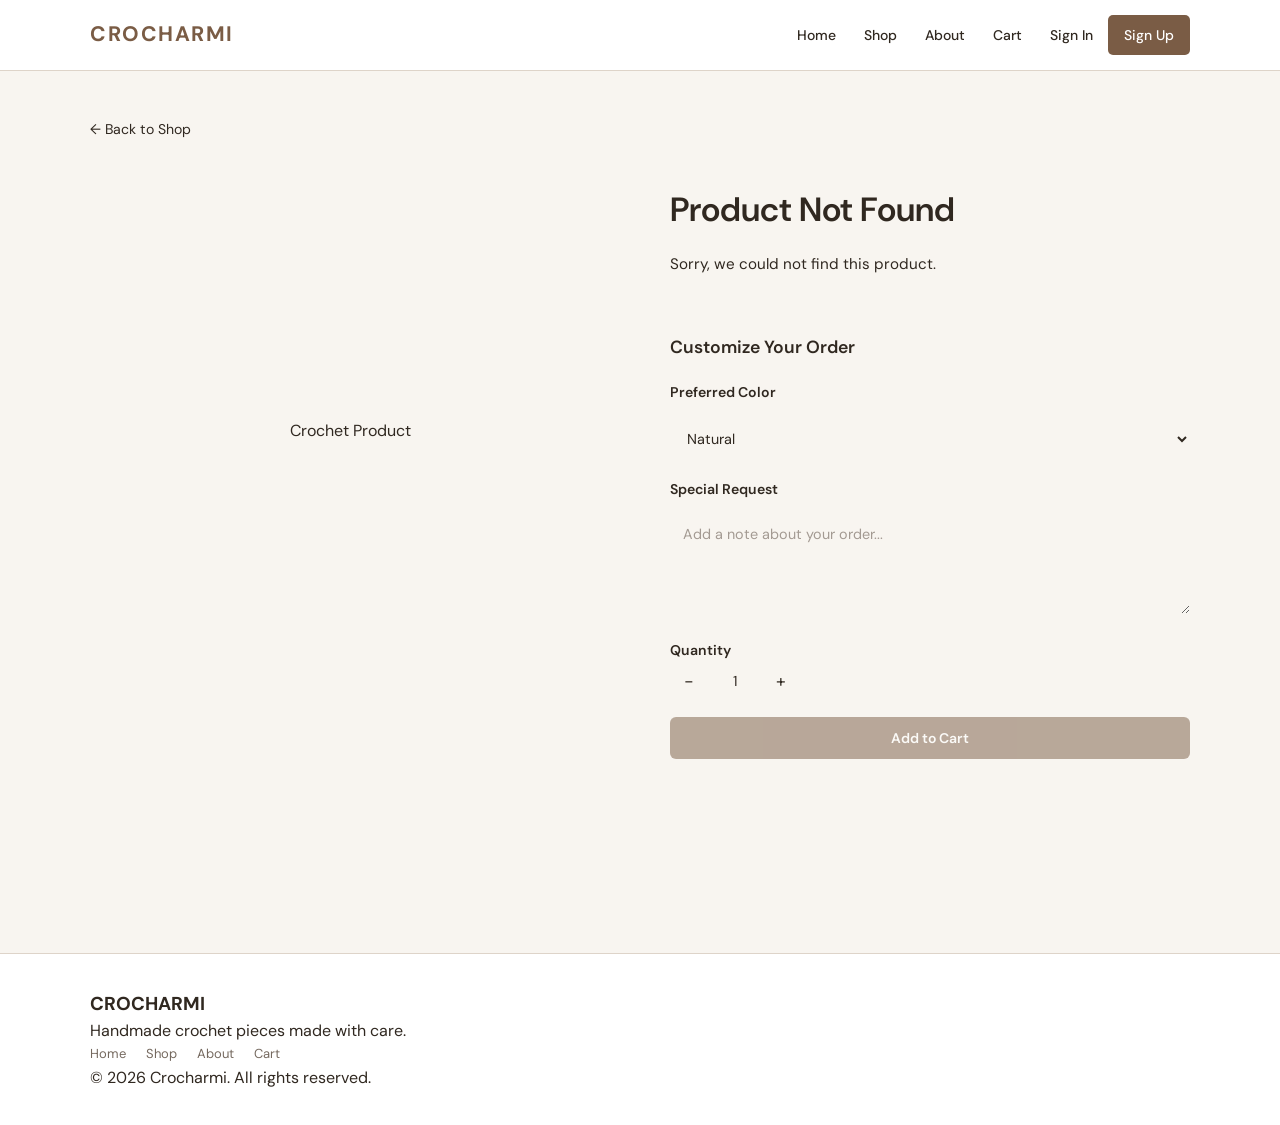
<file: pages/product-details.html>
<!DOCTYPE html>
<html lang="en">
<head>
    <meta charset="UTF-8">
    <meta name="viewport" content="width=device-width, initial-scale=1.0">

    <title>Product Details | Crocharmi</title>

    <link rel="stylesheet" href="../css/style.css">
    <link rel="stylesheet" href="../css/product.css">
    <link rel="stylesheet" href="../css/responsive.css">
</head>

<body>

    <!-- ========================================
         NAVBAR
         ======================================== -->

    <header class="navbar">

        <div class="navbar-container">

            <a href="../index.html" class="logo">
                CROCHARMI
            </a>

            <nav class="nav-links">

                <a href="../index.html">
                    Home
                </a>

                <a href="shop.html">
                    Shop
                </a>

                <a href="about.html">
                    About
                </a>

                <a href="cart.html">
                    Cart
                </a>

                <div
                    id="auth-links"
                    class="auth-links"
                ></div>

            </nav>

        </div>

    </header>


    <!-- ========================================
         PRODUCT DETAILS
         ======================================== -->

    <main class="product-details-page">

        <div class="container">

            <a
                href="shop.html"
                class="back-shop"
            >
                ← Back to Shop
            </a>


            <section
                id="product-details"
                class="product-details"
            >

                <!-- Product Image -->

                <div class="product-details-image">

                    <div
                        id="product-image-placeholder"
                        class="product-placeholder"
                    >
                        Crochet Product
                    </div>

                </div>


                <!-- Product Information -->

                <div class="product-details-info">

                    <p
                        id="product-category"
                        class="product-category"
                    >
                        Category
                    </p>

                    <h1 id="product-name">
                        Product Name
                    </h1>

                    <p
                        id="product-price"
                        class="product-details-price"
                    >
                        ₱0
                    </p>

                    <p
                        id="product-description"
                        class="product-description"
                    >
                        Product description.
                    </p>


                    <!-- Customization -->

                    <div class="customization-section">

                        <h2>
                            Customize Your Order
                        </h2>

                        <div class="form-group">

                            <label for="product-color">
                                Preferred Color
                            </label>

                            <select id="product-color">

                                <option value="Natural">
                                    Natural
                                </option>

                                <option value="Brown">
                                    Brown
                                </option>

                                <option value="Cream">
                                    Cream
                                </option>

                                <option value="Pink">
                                    Pink
                                </option>

                                <option value="Custom">
                                    Custom Color
                                </option>

                            </select>

                        </div>


                        <div class="form-group">

                            <label for="product-note">
                                Special Request
                            </label>

                            <textarea
                                id="product-note"
                                rows="4"
                                placeholder="Add a note about your order..."
                            ></textarea>

                        </div>

                    </div>


                    <!-- Quantity -->

                    <div class="quantity-section">

                        <label for="product-quantity">
                            Quantity
                        </label>

                        <div class="quantity-control">

                            <button
                                type="button"
                                id="quantity-minus"
                            >
                                −
                            </button>

                            <input
                                type="number"
                                id="product-quantity"
                                value="1"
                                min="1"
                                max="20"
                            >

                            <button
                                type="button"
                                id="quantity-plus"
                            >
                                +
                            </button>

                        </div>

                    </div>


                    <!-- Add To Cart -->

                    <button
                        type="button"
                        id="add-to-cart"
                        class="btn btn-primary add-cart-button"
                    >
                        Add to Cart
                    </button>

                    <div
                        id="product-message"
                        class="product-message"
                        aria-live="polite"
                    ></div>

                </div>

            </section>

        </div>

    </main>


    <!-- ========================================
         FOOTER
         ======================================== -->

    <footer class="footer">

        <div class="container">

            <div class="footer-content">

                <div>

                    <h3>CROCHARMI</h3>

                    <p>
                        Handmade crochet pieces
                        made with care.
                    </p>

                </div>

                <div class="footer-links">

                    <a href="../index.html">
                        Home
                    </a>

                    <a href="shop.html">
                        Shop
                    </a>

                    <a href="about.html">
                        About
                    </a>

                    <a href="cart.html">
                        Cart
                    </a>

                </div>

            </div>

            <div class="footer-bottom">

                <p>
                    © 2026 Crocharmi. All rights reserved.
                </p>

            </div>

        </div>

    </footer>


    <script src="../js/shared/navbar.js"></script>
    <script src="../js/product.js"></script>

</body>
</html>
</file>
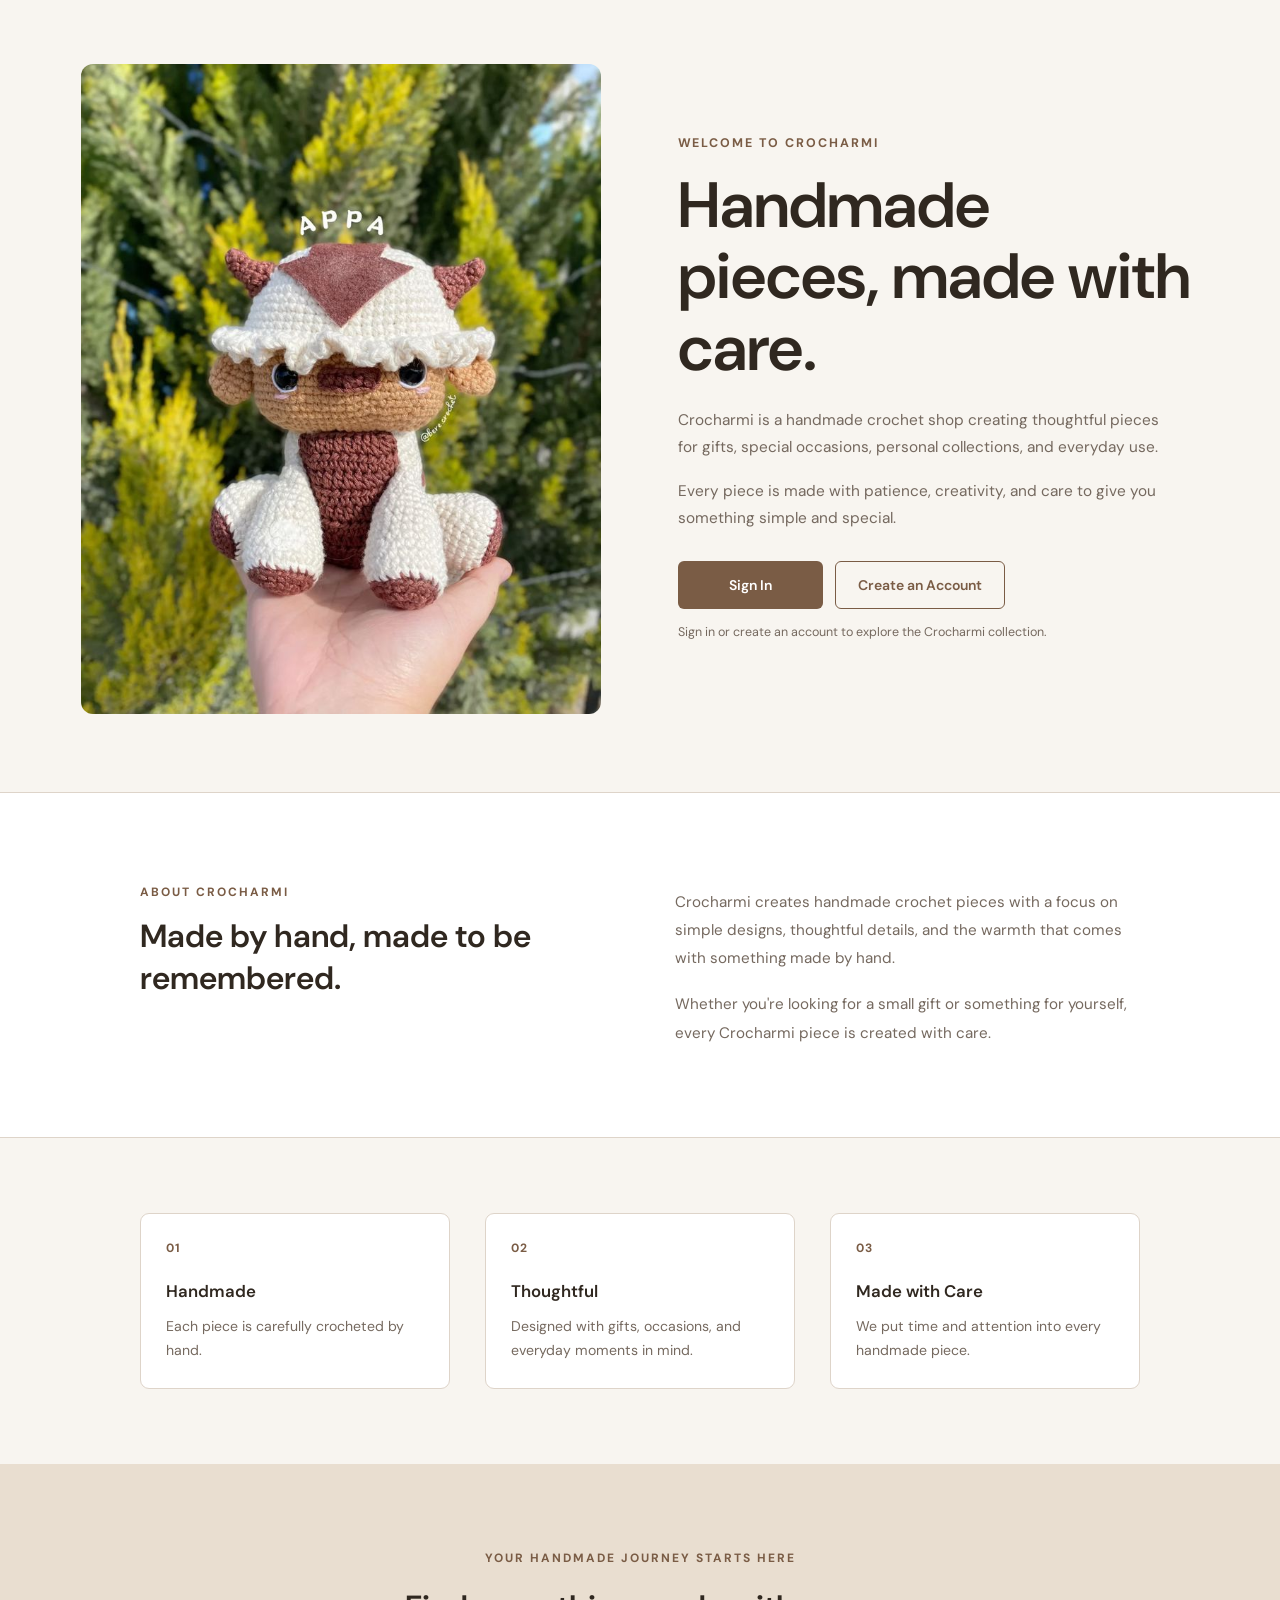
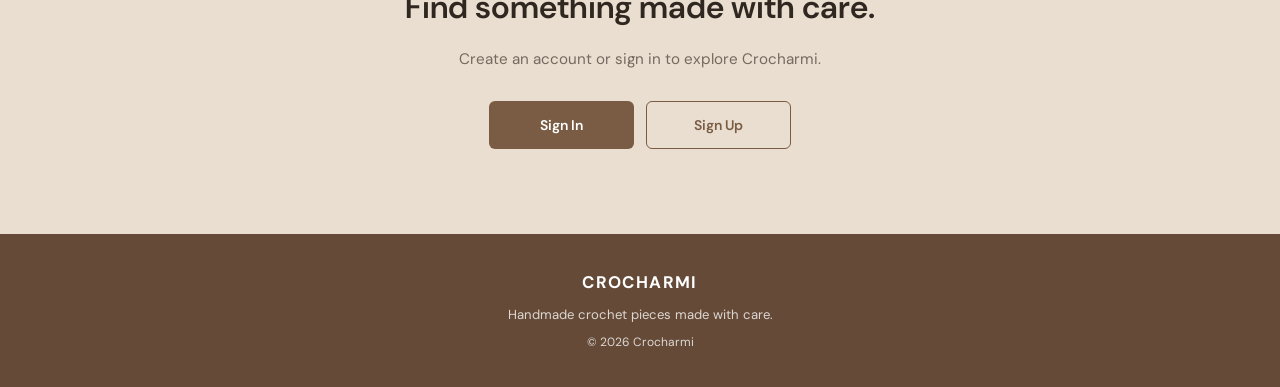
<file: pages/profile.html>
<!DOCTYPE html>
<html lang="en">
<head>
    <meta charset="UTF-8">
    <meta name="viewport" content="width=device-width, initial-scale=1.0">

    <title>Profile | Crocharmi</title>

    <!-- Main CSS -->
    <link rel="stylesheet" href="../css/style.css">

    <!-- Profile CSS -->
    <link rel="stylesheet" href="../css/profile.css">

    <!-- Responsive CSS -->
    <link rel="stylesheet" href="../css/responsive.css">

    <!-- Google Font -->
    <link rel="preconnect" href="https://fonts.googleapis.com">
    <link rel="preconnect" href="https://fonts.gstatic.com" crossorigin>

    <link
        href="https://fonts.googleapis.com/css2?family=DM+Sans:wght@400;500;600;700&display=swap"
        rel="stylesheet"
    >

    <!-- Authentication Guard -->
    <script src="../js/shared/auth-guard.js"></script>
</head>

<body class="profile-page-body">

    <!-- ========================================
         NAVBAR
    ======================================== -->

    <header class="navbar">

        <div class="navbar-container">

            <a href="home.html" class="logo">
                CROCHARMI
            </a>

            <nav class="nav-links">

                <a href="home.html">
                    Home
                </a>

                <a href="shop.html">
                    Shop
                </a>

                <a href="about.html">
                    About
                </a>

                <a href="cart.html">
                    Cart
                </a>

                <div id="auth-links" class="auth-links"></div>

            </nav>

        </div>

    </header>


    <!-- ========================================
         PROFILE PAGE
    ======================================== -->

    <main class="profile-page">

        <div class="profile-container">

            <!-- ========================================
                 PROFILE HEADER
            ======================================== -->

            <div class="profile-header">

                <h1>
                    My Profile
                </h1>

                <p>
                    Manage your Crocharmi account information.
                </p>

            </div>


            <!-- ========================================
                 PROFILE DETAILS CARD
            ======================================== -->

            <div class="profile-card">

                <!-- Profile Photo -->

                <div class="profile-photo-section">

                    <div
                        class="profile-photo"
                        id="profile-photo"
                    >

                        <span id="profile-initial">
                            U
                        </span>

                        <img
                            id="profile-image"
                            src=""
                            alt="Profile Picture"
                        >

                    </div>


                    <!-- User Name -->

                    <h2
                        class="profile-user-name"
                        id="profile-user-name"
                    >
                        User
                    </h2>


                    <!-- Photo Actions -->

                    <div class="profile-photo-actions">

                        <label for="profile-image-input">
                            Change Photo
                        </label>

                        <input
                            type="file"
                            id="profile-image-input"
                            accept="image/png,image/jpeg,image/webp"
                        >

                        <button
                            type="button"
                            id="remove-photo"
                        >
                            Remove Photo
                        </button>

                    </div>

                </div>


                <!-- ========================================
                     PERSONAL INFORMATION
                ======================================== -->

                <div class="profile-section">

                    <h2 class="profile-section-title">
                        Profile Details
                    </h2>


                    <form
                        id="profile-form"
                        class="profile-form"
                    >

                        <!-- Name -->

                        <div class="profile-form-group">

                            <label for="profile-name">
                                Full Name
                            </label>

                            <input
                                type="text"
                                id="profile-name"
                                name="name"
                                placeholder="Enter your name"
                                required
                            >

                        </div>


                        <!-- Email -->

                        <div class="profile-form-group">

                            <label for="profile-email">
                                Email Address
                            </label>

                            <input
                                type="email"
                                id="profile-email"
                                name="email"
                                placeholder="Enter your email"
                                required
                            >

                        </div>


                        <!-- Phone -->

                        <div class="profile-form-group">

                            <label for="profile-phone">
                                Phone Number
                            </label>

                            <input
                                type="tel"
                                id="profile-phone"
                                name="phone"
                                placeholder="Enter your phone number"
                            >

                        </div>


                        <!-- Address -->

                        <div class="profile-form-group">

                            <label for="profile-address">
                                Address
                            </label>

                            <input
                                type="text"
                                id="profile-address"
                                name="address"
                                placeholder="Enter your address"
                            >

                        </div>


                        <!-- Save -->

                        <div class="profile-form-group full-width">

                            <div class="profile-save">

                                <button
                                    type="submit"
                                >
                                    Save Changes
                                </button>

                            </div>

                        </div>

                    </form>

                </div>

            </div>


            <!-- ========================================
                 MY ORDERS / ACCOUNT / SIGN OUT CARD
            ======================================== -->

            <div class="profile-card profile-extra-card">


                <!-- ========================================
                     MY ORDERS
                ======================================== -->

                <div class="profile-extra-section">

                    <h2>
                        My Orders
                    </h2>

                    <p>
                        View your previous orders.
                    </p>

                    <a
                        href="orders.html"
                        class="profile-link"
                    >
                        View Orders →
                    </a>

                </div>


                <!-- ========================================
                     ACCOUNT STATUS
                ======================================== -->

                <div class="profile-extra-section">

                    <h2>
                        Account Status
                    </h2>

                    <p>
                        Your Crocharmi account is active.
                    </p>

                    <span class="profile-status">
                        Active
                    </span>

                </div>


                <!-- ========================================
                     SIGN OUT
                ======================================== -->

                <div class="profile-extra-section">

                    <h2>
                        Sign Out
                    </h2>

                    <p>
                        Sign out of your Crocharmi account.
                    </p>

                    <button
                        type="button"
                        class="logout-btn"
                        id="logout-btn"
                    >
                        Logout
                    </button>

                </div>


            </div>

        </div>

    </main>


    <!-- ========================================
         TOAST
    ======================================== -->

    <div id="crocharmi-toast"></div>


    <!-- ========================================
         JAVASCRIPT
    ======================================== -->

    <script src="../js/shared/toast.js"></script>

    <script src="../js/shared/navbar.js"></script>

    <script src="../js/profile.js"></script>

</body>
</html>
</file>
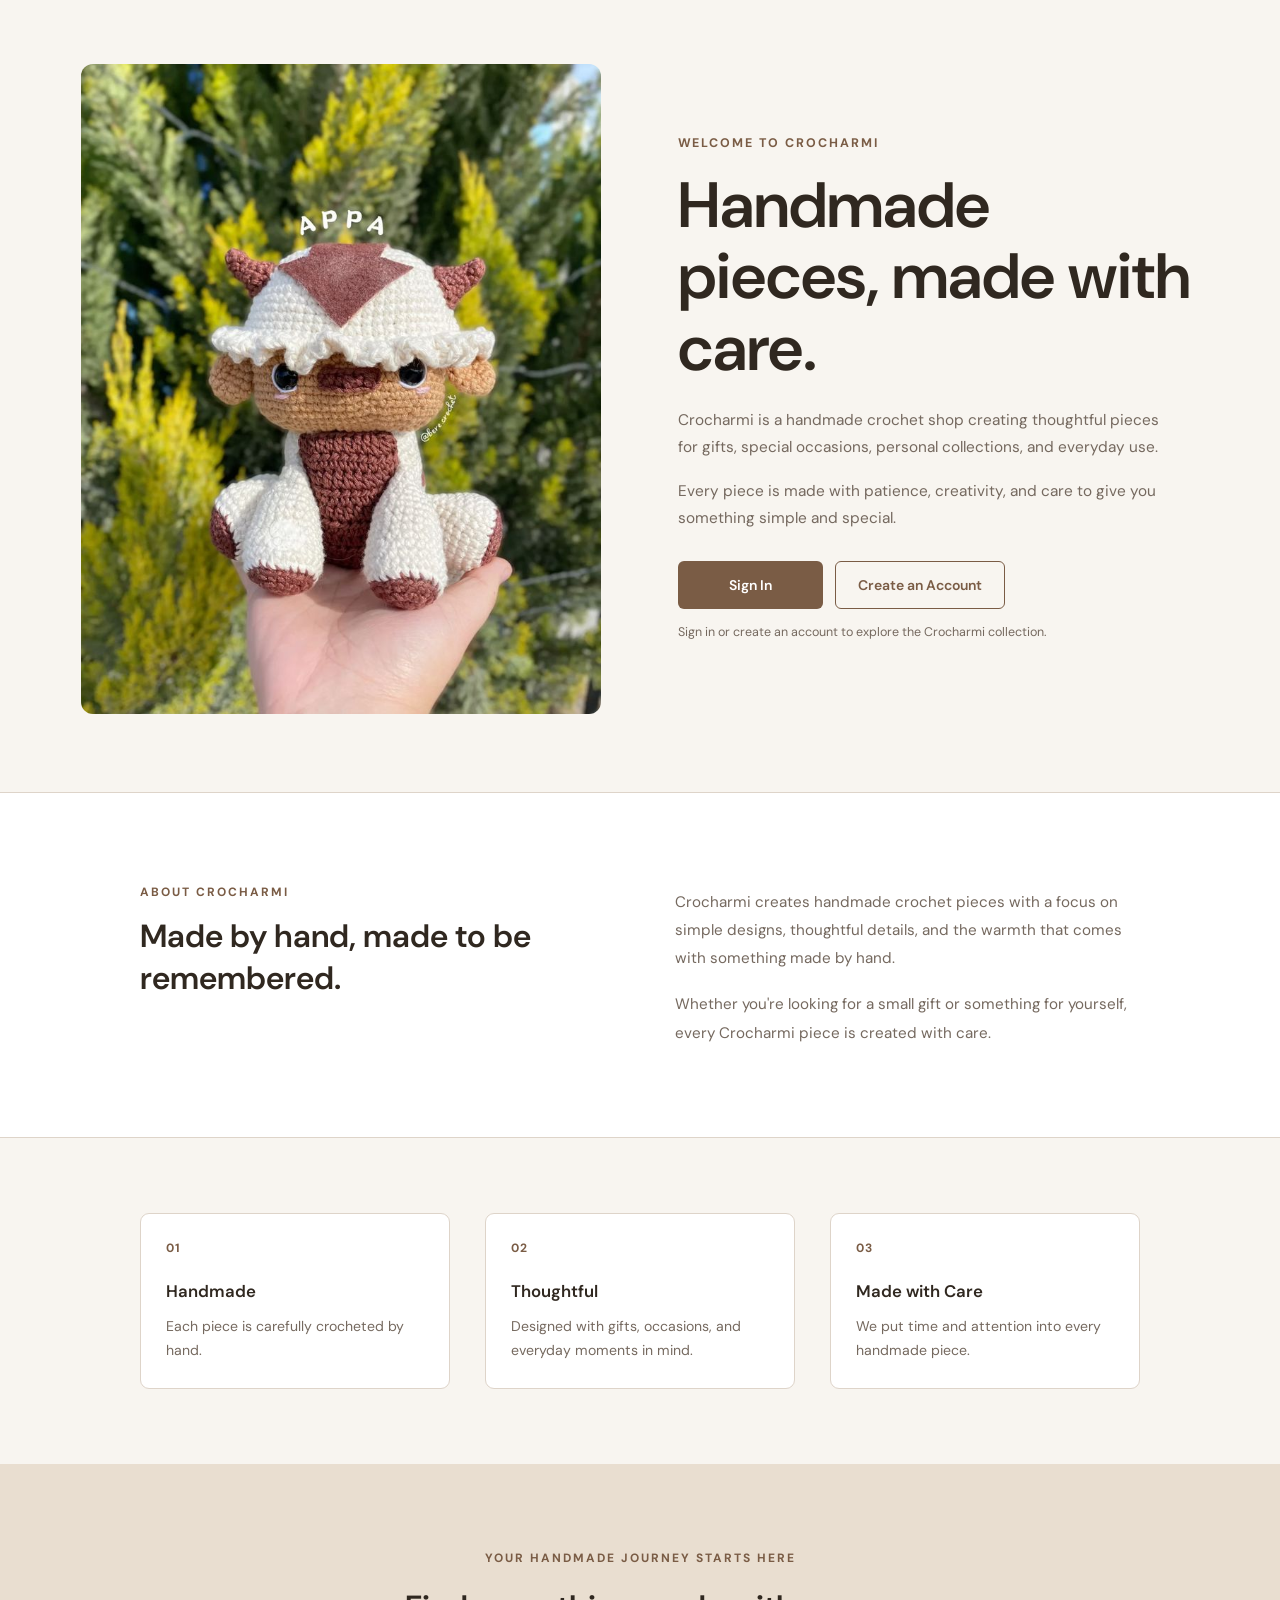
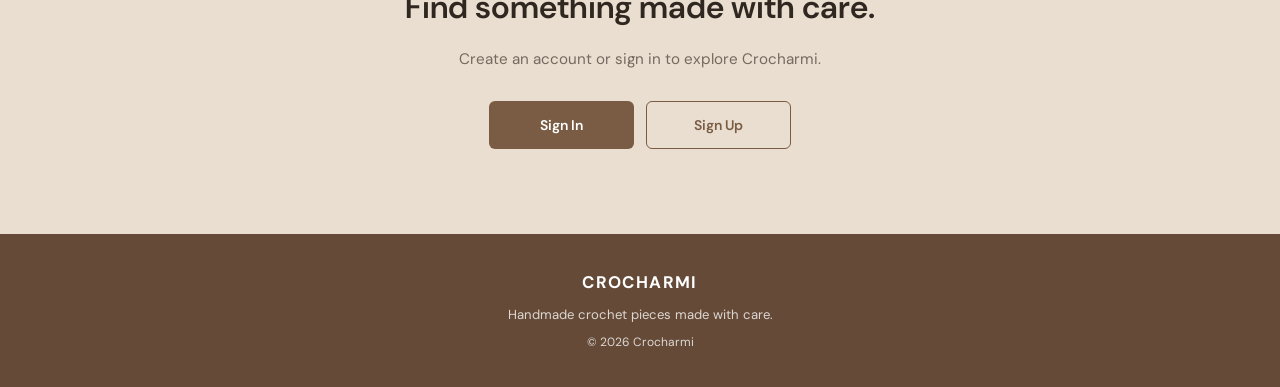
<file: pages/shop.html>
<!DOCTYPE html>
<html lang="en">

<head>

    <meta charset="UTF-8">

    <meta
        name="viewport"
        content="width=device-width, initial-scale=1.0"
    >

    <title>Shop | Crocharmi</title>


    <!-- CSS -->

    <link
        rel="stylesheet"
        href="../css/style.css"
    >

    <link
        rel="stylesheet"
        href="../css/shop.css"
    >

    <link
        rel="stylesheet"
        href="../css/responsive.css"
    >


    <!-- Authentication Protection -->

    <script src="../js/shared/auth-guard.js"></script>

</head>


<body>


    <!-- ================================
         NAVIGATION
         ================================ -->

    <header class="navbar">

        <div class="navbar-container">


            <a
                href="home.html"
                class="logo"
            >
                CROCHARMI
            </a>


            <nav class="nav-links">


                <a href="home.html">
                    Home
                </a>


                <a
                    href="shop.html"
                    class="active"
                >
                    Shop
                </a>


                <a href="about.html">
                    About
                </a>


                <a href="cart.html">
                    Cart
                </a>


                <div
                    id="auth-links"
                    class="auth-links"
                ></div>


            </nav>


        </div>

    </header>



    <!-- ================================
         MAIN CONTENT
         ================================ -->

    <main>


        <!-- ================================
             SHOP HEADER
             ================================ -->

        <section class="shop-header">

            <div class="container">

                <p class="section-label">
                    OUR COLLECTION
                </p>


                <h1>
                    Handmade Crochet Pieces
                </h1>


                <p>
                    Explore our collection of carefully
                    handmade crochet pieces for gifts,
                    everyday use, and personal collections.
                </p>

            </div>

        </section>



        <!-- ================================
             SHOP CONTENT
             ================================ -->

        <section class="shop-content">

            <div class="container">


                <!-- ================================
                     SHOP TOOLBAR
                     ================================ -->

                <div class="shop-toolbar">

                    <div class="category-filters">


                        <button
                            type="button"
                            class="category-btn active"
                            data-category="all"
                        >
                            All
                        </button>


                        <button
                            type="button"
                            class="category-btn"
                            data-category="keychains"
                        >
                            Keychains
                        </button>


                        <button
                            type="button"
                            class="category-btn"
                            data-category="flowers"
                        >
                            Flowers
                        </button>


                        <button
                            type="button"
                            class="category-btn"
                            data-category="bags"
                        >
                            Bags
                        </button>


                    </div>

                </div>



                <!-- ================================
                     SEARCH
                     ================================ -->

                <div class="shop-search">

                    <input
                        type="search"
                        id="product-search"
                        placeholder="Search crochet products..."
                        aria-label="Search products"
                    >

                </div>



                <!-- ================================
                     PRODUCT GRID
                     ================================ -->

                <div
                    id="product-grid"
                    class="product-grid"
                >


                    <!-- ============================
                         PRODUCT 1
                         ============================ -->

                    <article
                        class="product-card"
                        data-category="keychains"
                    >

                        <div class="product-image">

                            <img
                                src="../assets/images/keychain.jpg"
                                alt="Crochet Keychain"
                            >

                        </div>


                        <div class="product-info">

                            <p class="product-category">
                                Keychains
                            </p>


                            <h2>
                                Crochet Keychain
                            </h2>


                            <p class="product-price">
                                ₱150
                            </p>


                            <a
                                href="product-details.html?id=keychain"
                                class="btn btn-secondary product-button"
                            >
                                View Product
                            </a>

                        </div>

                    </article>



                    <!-- ============================
                         PRODUCT 2
                         ============================ -->

                    <article
                        class="product-card"
                        data-category="flowers"
                    >

                        <div class="product-image">

                            <img
                                src="../assets/images/flower.jpg"
                                alt="Crochet Flower"
                            >

                        </div>


                        <div class="product-info">

                            <p class="product-category">
                                Flowers
                            </p>


                            <h2>
                                Crochet Flower
                            </h2>


                            <p class="product-price">
                                ₱250
                            </p>


                            <a
                                href="product-details.html?id=flower"
                                class="btn btn-secondary product-button"
                            >
                                View Product
                            </a>

                        </div>

                    </article>



                    <!-- ============================
                         PRODUCT 3
                         ============================ -->

                    <article
                        class="product-card"
                        data-category="bags"
                    >

                        <div class="product-image">

                            <img
                                src="../assets/images/mini-bag.jpg"
                                alt="Mini Crochet Bag"
                            >

                        </div>


                        <div class="product-info">

                            <p class="product-category">
                                Bags
                            </p>


                            <h2>
                                Mini Crochet Bag
                            </h2>


                            <p class="product-price">
                                ₱450
                            </p>


                            <a
                                href="product-details.html?id=bag"
                                class="btn btn-secondary product-button"
                            >
                                View Product
                            </a>

                        </div>

                    </article>



                    <!-- ============================
                         PRODUCT 4
                         ============================ -->

                    <article
                        class="product-card"
                        data-category="keychains"
                    >

                        <div class="product-image">

                            <img
                                src="../assets/images/heart-keychain.jpg"
                                alt="Crochet Heart Keychain"
                            >

                        </div>


                        <div class="product-info">

                            <p class="product-category">
                                Keychains
                            </p>


                            <h2>
                                Crochet Heart Keychain
                            </h2>


                            <p class="product-price">
                                ₱180
                            </p>


                            <a
                                href="product-details.html?id=heart-keychain"
                                class="btn btn-secondary product-button"
                            >
                                View Product
                            </a>

                        </div>

                    </article>



                    <!-- ============================
                         PRODUCT 5
                         ============================ -->

                    <article
                        class="product-card"
                        data-category="flowers"
                    >

                        <div class="product-image">

                            <img
                                src="../assets/images/tulip.jpg"
                                alt="Crochet Tulip"
                            >

                        </div>


                        <div class="product-info">

                            <p class="product-category">
                                Flowers
                            </p>


                            <h2>
                                Crochet Tulip
                            </h2>


                            <p class="product-price">
                                ₱280
                            </p>


                            <a
                                href="product-details.html?id=tulip"
                                class="btn btn-secondary product-button"
                            >
                                View Product
                            </a>

                        </div>

                    </article>



                    <!-- ============================
                         PRODUCT 6
                         ============================ -->

                    <article
                        class="product-card"
                        data-category="bags"
                    >

                        <div class="product-image">

                            <img
                                src="../assets/images/mini-tote.jpg"
                                alt="Crochet Mini Tote"
                            >

                        </div>


                        <div class="product-info">

                            <p class="product-category">
                                Bags
                            </p>


                            <h2>
                                Crochet Mini Tote
                            </h2>


                            <p class="product-price">
                                ₱500
                            </p>


                            <a
                                href="product-details.html?id=tote"
                                class="btn btn-secondary product-button"
                            >
                                View Product
                            </a>

                        </div>

                    </article>


                </div>


                <!-- ================================
                     NO PRODUCTS MESSAGE
                     ================================ -->

                <div
                    id="no-products"
                    class="no-products hidden"
                >
                    <p>
                        No products found.
                    </p>
                </div>


            </div>

        </section>


    </main>



    <!-- ================================
         FOOTER
         ================================ -->

    <footer class="footer">

        <div class="footer-container">


            <div>

                <div class="footer-brand">
                    CROCHARMI
                </div>


                <p class="footer-description">
                    Handmade crochet pieces made with care.
                </p>

            </div>



            <div class="footer-links">


                <a href="home.html">
                    Home
                </a>


                <a href="shop.html">
                    Shop
                </a>


                <a href="about.html">
                    About
                </a>


                <a href="cart.html">
                    Cart
                </a>


            </div>



            <p class="footer-copyright">
                © 2026 Crocharmi
            </p>


        </div>

    </footer>



    <!-- ================================
         JAVASCRIPT
         ================================ -->

    <script src="../js/shared/navbar.js"></script>

    <script src="../js/shared/toast.js"></script>

    <script src="../js/shop.js"></script>


</body>

</html>
</file>
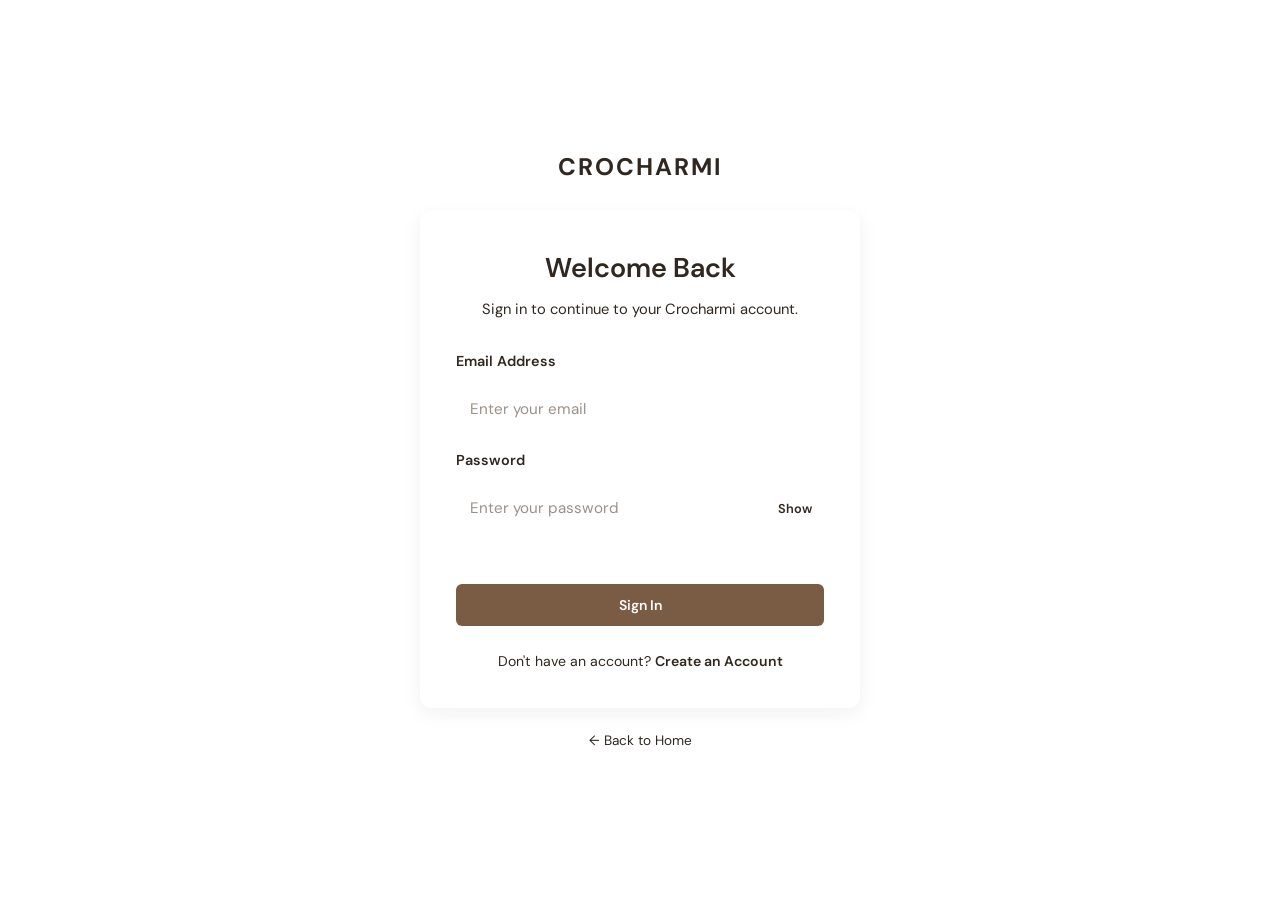
<file: pages/signin.html>
<!DOCTYPE html>
<html lang="en">
<head>
    <meta charset="UTF-8">
    <meta name="viewport" content="width=device-width, initial-scale=1.0">

    <title>Sign In | Crocharmi</title>

    <link rel="stylesheet" href="../css/style.css">
    <link rel="stylesheet" href="../css/auth.css">
    <link rel="stylesheet" href="../css/responsive.css">
</head>

<body class="auth-page">

    <main class="auth-container">

        <!-- Logo -->
        <a href="../index.html" class="auth-logo">
            CROCHARMI
        </a>

        <!-- Sign In Card -->
        <section class="auth-card">

            <div class="auth-header">
                <h1>Welcome Back</h1>
                <p>
                    Sign in to continue to your Crocharmi account.
                </p>
            </div>

            <form id="signin-form">

                <!-- Email -->
                <div class="form-group">
                    <label for="signin-email">
                        Email Address
                    </label>

                    <input
                        type="email"
                        id="signin-email"
                        name="email"
                        placeholder="Enter your email"
                        autocomplete="email"
                        required
                    >
                </div>

                <!-- Password -->
                <div class="form-group">
                    <label for="signin-password">
                        Password
                    </label>

                    <div class="password-field">
                        <input
                            type="password"
                            id="signin-password"
                            name="password"
                            placeholder="Enter your password"
                            autocomplete="current-password"
                            required
                        >

                        <button
                            type="button"
                            class="password-toggle"
                            data-target="signin-password"
                            aria-label="Show password"
                        >
                            Show
                        </button>
                    </div>
                </div>

                <!-- Message -->
                <div
                    id="signin-message"
                    class="auth-message"
                    aria-live="polite"
                ></div>

                <!-- Submit -->
                <button
                    type="submit"
                    class="btn btn-primary auth-submit"
                >
                    Sign In
                </button>

            </form>

            <!-- Sign Up Link -->
            <div class="auth-footer">
                <p>
                    Don't have an account?
                    <a href="signup.html">Create an Account</a>
                </p>
            </div>

        </section>

        <!-- Back to Home -->
        <a href="../index.html" class="back-home">
            ← Back to Home
        </a>

    </main>

    <!-- JavaScript -->
    <script src="../js/shared/toast.js"></script>
    <script src="../js/shared/modal.js"></script>
    <script src="../js/shared/validation.js"></script>
    <script src="../js/auth.js"></script>

</body>
</html>
</file>
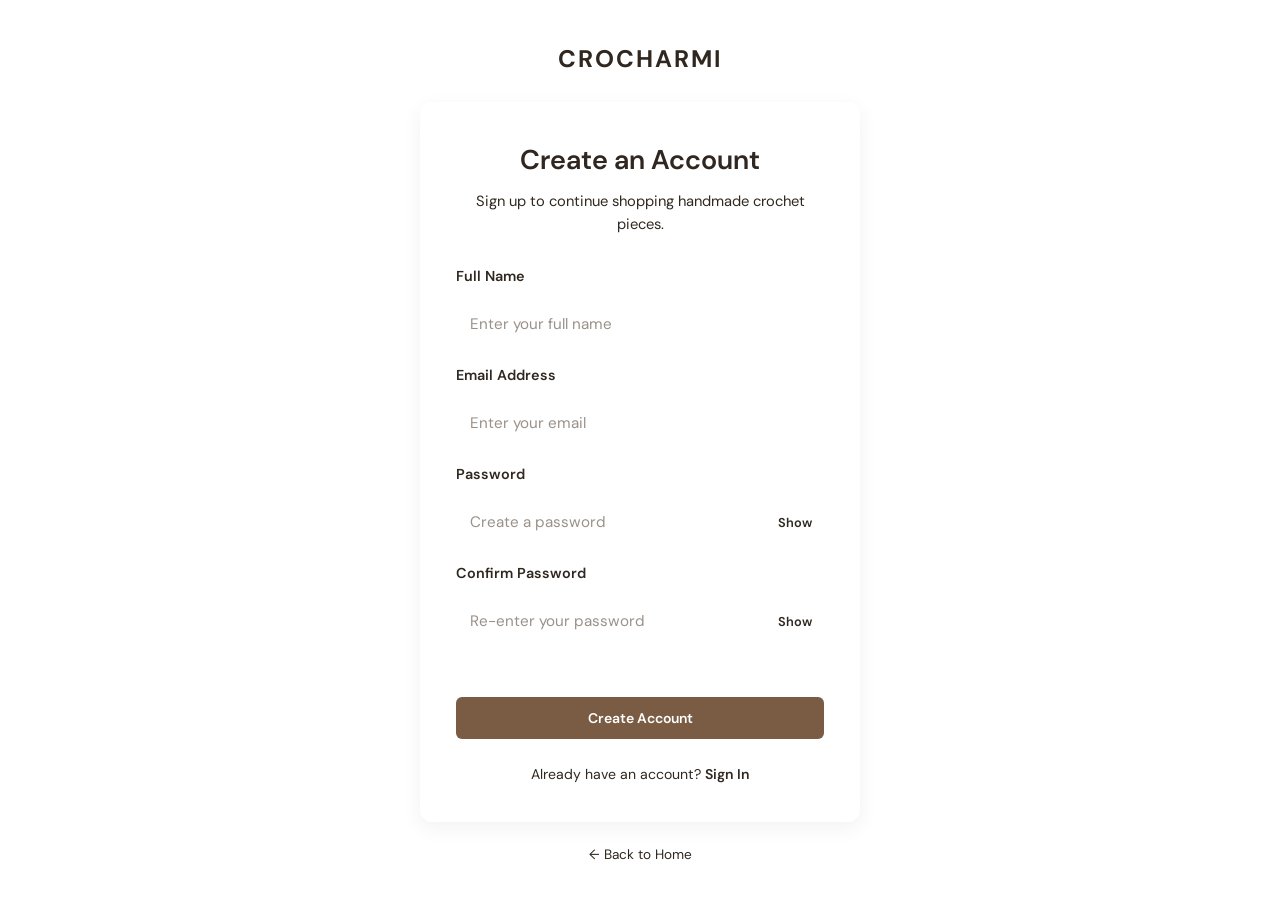
<file: pages/signup.html>
<!DOCTYPE html>
<html lang="en">
<head>
    <meta charset="UTF-8">
    <meta name="viewport" content="width=device-width, initial-scale=1.0">

    <title>Sign Up | Crocharmi</title>

    <link rel="stylesheet" href="../css/style.css">
    <link rel="stylesheet" href="../css/auth.css">
    <link rel="stylesheet" href="../css/responsive.css">
</head>

<body class="auth-page">

    <main class="auth-container">

        <!-- Logo -->
        <a href="../index.html" class="auth-logo">
            CROCHARMI
        </a>

        <!-- Sign Up Card -->
        <section class="auth-card">

            <div class="auth-header">
                <h1>Create an Account</h1>
                <p>
                    Sign up to continue shopping handmade crochet pieces.
                </p>
            </div>

            <form id="signup-form">

                <!-- Full Name -->
                <div class="form-group">
                    <label for="signup-name">
                        Full Name
                    </label>

                    <input
                        type="text"
                        id="signup-name"
                        name="name"
                        placeholder="Enter your full name"
                        autocomplete="name"
                        required
                    >
                </div>

                <!-- Email -->
                <div class="form-group">
                    <label for="signup-email">
                        Email Address
                    </label>

                    <input
                        type="email"
                        id="signup-email"
                        name="email"
                        placeholder="Enter your email"
                        autocomplete="email"
                        required
                    >
                </div>

                <!-- Password -->
                <div class="form-group">
                    <label for="signup-password">
                        Password
                    </label>

                    <div class="password-field">
                        <input
                            type="password"
                            id="signup-password"
                            name="password"
                            placeholder="Create a password"
                            autocomplete="new-password"
                            required
                        >

                        <button
                            type="button"
                            class="password-toggle"
                            data-target="signup-password"
                            aria-label="Show password"
                        >
                            Show
                        </button>
                    </div>
                </div>

                <!-- Confirm Password -->
                <div class="form-group">
                    <label for="signup-confirm-password">
                        Confirm Password
                    </label>

                    <div class="password-field">
                        <input
                            type="password"
                            id="signup-confirm-password"
                            name="confirm-password"
                            placeholder="Re-enter your password"
                            autocomplete="new-password"
                            required
                        >

                        <button
                            type="button"
                            class="password-toggle"
                            data-target="signup-confirm-password"
                            aria-label="Show password"
                        >
                            Show
                        </button>
                    </div>
                </div>

                <!-- Error / Success Message -->
                <div
                    id="signup-message"
                    class="auth-message"
                    aria-live="polite"
                ></div>

                <!-- Submit -->
                <button
                    type="submit"
                    class="btn btn-primary auth-submit"
                >
                    Create Account
                </button>

            </form>

            <!-- Sign In Link -->
            <div class="auth-footer">
                <p>
                    Already have an account?
                    <a href="signin.html">Sign In</a>
                </p>
            </div>

        </section>

        <!-- Back to Home -->
        <a href="../index.html" class="back-home">
            ← Back to Home
        </a>

    </main>

    <script src="../js/shared/toast.js"></script>
    <script src="../js/shared/modal.js"></script>
    <script src="../js/shared/validation.js"></script>
    <script src="../js/auth.js"></script>

</body>
</html>
</file>
<file: css/style.css>
/* ========================================
   CROCHARMI
   Global Styles
   ======================================== */


/* ---------- Google Font ---------- */

@import url('https://fonts.googleapis.com/css2?family=DM+Sans:wght@400;500;600;700&display=swap');


/* ---------- Color System ---------- */

:root {

    --background: #F8F5F0;
    --white: #FFFFFF;

    --brown: #7A5C45;
    --brown-dark: #654A37;

    --text: #302820;
    --text-light: #75695F;

    --beige: #E9DED0;
    --border: #DED4C9;

    --accent: #C9A88E;
}


/* ---------- Reset ---------- */

* {
    margin: 0;
    padding: 0;
    box-sizing: border-box;
}


html {
    scroll-behavior: smooth;
}


body {

    font-family: 'DM Sans', sans-serif;

    background-color: var(--background);

    color: var(--text);

    line-height: 1.6;

    min-height: 100vh;
}


a {
    color: inherit;
    text-decoration: none;
}


button,
input,
textarea,
select {
    font-family: inherit;
}


button {
    cursor: pointer;
}


img {
    display: block;

    max-width: 100%;
}


/* ========================================
   GENERAL CONTAINER
   ======================================== */

.container {

    width: min(1100px, 90%);

    margin: 0 auto;
}


/* ========================================
   NAVIGATION
   ======================================== */

.navbar {

    width: 100%;

    background-color: var(--white);

    border-bottom: 1px solid var(--border);

    position: sticky;

    top: 0;

    z-index: 1000;
}


.navbar-container {

    width: min(1100px, 90%);

    min-height: 70px;

    margin: 0 auto;

    display: flex;

    align-items: center;

    justify-content: space-between;

    gap: 30px;
}


/* ---------- Logo ---------- */

.logo {

    color: var(--brown);

    font-size: 21px;

    font-weight: 700;

    letter-spacing: 1.5px;
}


.logo:hover {

    color: var(--brown-dark);
}


/* ---------- Navigation Links ---------- */

.nav-links {

    display: flex;

    align-items: center;

    gap: 28px;
}


.nav-links a {

    color: var(--text);

    font-size: 14px;

    font-weight: 500;

    transition: color 0.2s ease;
}


.nav-links a:hover {

    color: var(--brown);
}


/* ---------- Authentication Links ---------- */

.auth-links {

    display: flex;

    align-items: center;

    gap: 15px;
}


.auth-links a {

    font-size: 14px;

    font-weight: 500;
}


.sign-up-link {

    padding: 9px 16px;

    background-color: var(--brown);

    color: var(--white) !important;

    border-radius: 5px;

    transition:
        background-color 0.2s ease,
        transform 0.2s ease;
}


.sign-up-link:hover {

    background-color: var(--brown-dark);

    transform: translateY(-1px);
}


/* ========================================
   BUTTONS
   ======================================== */

.btn {

    display: inline-flex;

    align-items: center;

    justify-content: center;

    padding: 12px 22px;

    border: none;

    border-radius: 6px;

    background-color: var(--brown);

    color: var(--white);

    font-size: 14px;

    font-weight: 600;

    transition:
        background-color 0.2s ease,
        transform 0.2s ease;
}


.btn:hover {

    background-color: var(--brown-dark);

    transform: translateY(-2px);
}


.btn-secondary {

    background-color: transparent;

    color: var(--brown);

    border: 1px solid var(--brown);
}


.btn-secondary:hover {

    background-color: var(--beige);

    color: var(--brown-dark);
}


/* ========================================
   TEXT
   ======================================== */

.section-label {

    color: var(--brown);

    font-size: 12px;

    font-weight: 700;

    letter-spacing: 2px;

    text-transform: uppercase;
}


.section-title {

    margin-top: 8px;

    font-size: 34px;

    line-height: 1.2;

    font-weight: 600;
}


.section-description {

    margin-top: 8px;

    color: var(--text-light);

    font-size: 15px;
}


/* ========================================
   FORMS
   ======================================== */

.form-group {

    display: flex;

    flex-direction: column;

    gap: 7px;

    margin-bottom: 18px;
}


.form-group label {

    color: var(--text);

    font-size: 14px;

    font-weight: 600;
}


.form-group input,
.form-group textarea,
.form-group select {

    width: 100%;

    padding: 12px 13px;

    background-color: var(--white);

    color: var(--text);

    border: 1px solid var(--border);

    border-radius: 5px;

    outline: none;

    font-size: 14px;

    transition: border-color 0.2s ease;
}


.form-group input:focus,
.form-group textarea:focus,
.form-group select:focus {

    border-color: var(--brown);
}


.form-group input::placeholder,
.form-group textarea::placeholder {

    color: #A39A92;
}


/* ========================================
   FOOTER
   ======================================== */

.footer {

    background-color: var(--white);

    border-top: 1px solid var(--border);

    margin-top: 80px;

    padding: 35px 0;
}


.footer-container {

    width: min(1100px, 90%);

    margin: 0 auto;

    display: flex;

    align-items: center;

    justify-content: space-between;

    gap: 30px;
}


.footer-brand {

    color: var(--brown);

    font-size: 16px;

    font-weight: 700;

    letter-spacing: 1px;
}


.footer-description {

    margin-top: 4px;

    color: var(--text-light);

    font-size: 13px;
}


.footer-copyright {

    color: var(--text-light);

    font-size: 13px;
}


/* ========================================
   UTILITY
   ======================================== */

.text-center {
    text-align: center;
}


.hidden {
    display: none !important;
}


/* ========================================
   CROCHARMI HOMEPAGE
   ======================================== */


/* ========================================
   HERO SECTION
   ======================================== */

.hero {

    padding: 75px 0 90px;

    background-color: var(--background);
}


.hero-container {

    width: min(1100px, 90%);

    margin: 0 auto;

    display: grid;

    grid-template-columns: 1fr 0.85fr;

    align-items: center;

    gap: 70px;
}


/* ---------- Hero Text ---------- */

.hero-label {

    color: var(--brown);

    font-size: 12px;

    font-weight: 700;

    letter-spacing: 2px;
}


.hero-content h1 {

    max-width: 600px;

    margin-top: 15px;

    color: var(--text);

    font-size: clamp(42px, 5vw, 62px);

    line-height: 1.08;

    font-weight: 600;

    letter-spacing: -1.5px;
}


.hero-description {

    max-width: 500px;

    margin-top: 22px;

    color: var(--text-light);

    font-size: 16px;

    line-height: 1.7;
}


/* ---------- Hero Buttons ---------- */

.hero-actions {

    display: flex;

    align-items: center;

    gap: 12px;

    margin-top: 30px;
}


/* ---------- Hero Image ---------- */

.hero-visual {

    display: flex;

    justify-content: center;
}


.hero-image-placeholder {

    width: 100%;

    max-width: 430px;

    aspect-ratio: 4 / 5;

    display: flex;

    flex-direction: column;

    align-items: center;

    justify-content: center;

    background-color: var(--beige);

    border-radius: 8px;

    color: var(--brown);
}


/* ---------- Hero Image ---------- */

.hero-image-placeholder img {

    width: 100%;

    height: 100%;

    object-fit: cover;

    display: block;

    border-radius: 8px;
}


.hero-image-placeholder span {

    font-size: 18px;

    font-weight: 600;

    letter-spacing: 2px;
}


.hero-image-placeholder small {

    margin-top: 5px;

    font-size: 12px;

    color: var(--text-light);
}


/* ========================================
   FEATURED PRODUCTS
   ======================================== */

.featured {

    padding: 90px 0;

    background-color: var(--white);
}


.section-heading {

    margin-bottom: 35px;
}


.product-grid {

    display: grid;

    grid-template-columns: repeat(3, 1fr);

    gap: 24px;
}


/* ---------- Product Card ---------- */

.product-card {

    background-color: var(--white);

    border: 1px solid var(--border);

    border-radius: 8px;

    overflow: hidden;

    transition:
        transform 0.2s ease,
        box-shadow 0.2s ease;
}


.product-card:hover {

    transform: translateY(-4px);

    box-shadow:
        0 10px 25px rgba(48, 40, 32, 0.08);
}


/* ---------- Product Image ---------- */

.product-image {

    aspect-ratio: 1 / 1;

    display: flex;

    align-items: center;

    justify-content: center;

    background-color: var(--beige);

    color: var(--brown);

    font-size: 13px;
}


.product-image img {

    width: 100%;

    height: 100%;

    object-fit: cover;

    display: block;
}


/* ---------- Product Information ---------- */

.product-info {

    padding: 17px;
}


.product-info h3 {

    color: var(--text);

    font-size: 16px;

    font-weight: 600;
}


.product-price {

    margin-top: 5px;

    color: var(--brown);

    font-size: 14px;

    font-weight: 600;
}


/* ---------- View All ---------- */

.view-all {

    margin-top: 35px;

    text-align: center;
}


.text-link {

    color: var(--brown);

    font-size: 14px;

    font-weight: 600;
}


.text-link:hover {

    text-decoration: underline;
}


/* ========================================
   ABOUT PREVIEW
   ======================================== */

.about-preview {

    padding: 100px 0;

    background-color: var(--background);

    border-top: 1px solid var(--border);

    border-bottom: 1px solid var(--border);
}


.about-preview-container {

    width: min(1100px, 90%);

    margin: 0 auto;

    display: grid;

    grid-template-columns: 1fr 1fr;

    gap: 90px;
}


.about-preview-heading h2 {

    max-width: 500px;

    margin-top: 10px;

    color: var(--text);

    font-size: 38px;

    line-height: 1.2;

    font-weight: 600;
}


.about-preview-text {

    max-width: 450px;

    padding-top: 30px;
}


.about-preview-text p {

    color: var(--text-light);

    font-size: 15px;

    line-height: 1.8;
}


.about-preview-text .text-link {

    display: inline-block;

    margin-top: 20px;
}


/* ========================================
   HOME CTA
   ======================================== */

.home-cta {

    padding: 90px 0;

    text-align: center;

    background-color: var(--white);
}


.home-cta h2 {

    margin-top: 10px;

    color: var(--text);

    font-size: 34px;

    font-weight: 600;
}


.home-cta p:not(.section-label) {

    max-width: 500px;

    margin: 10px auto 25px;

    color: var(--text-light);

    font-size: 15px;
}


/* ========================================
   FOOTER LINKS
   ======================================== */

.footer-links {

    display: flex;

    align-items: center;

    gap: 20px;
}


.footer-links a {

    color: var(--text-light);

    font-size: 13px;

    transition: color 0.2s ease;
}


.footer-links a:hover {

    color: var(--brown);
}

/* ========================================
   TOAST NOTIFICATION
   ======================================== */

.crocharmi-toast {

    position: fixed;

    left: 50%;

    bottom: 30px;

    z-index: 2000;

    max-width: 90%;

    padding: 12px 18px;

    background-color: var(--brown-dark);

    color: var(--white);

    border-radius: 6px;

    font-size: 14px;

    font-weight: 500;

    text-align: center;

    box-shadow:
        0 8px 20px rgba(48, 40, 32, 0.15);

    opacity: 0;

    visibility: hidden;

    transform: translate(-50%, 15px);

    transition:
        opacity 0.2s ease,
        visibility 0.2s ease,
        transform 0.2s ease;
}


.crocharmi-toast.show {

    opacity: 1;

    visibility: visible;

    transform: translate(-50%, 0);
}


.crocharmi-toast.error {

    background-color: #8A4F4F;
}


.crocharmi-toast.info {

    background-color: var(--brown);
}

/* ========================================
   MODAL
   ======================================== */

.crocharmi-modal {

    position: fixed;

    inset: 0;

    z-index: 3000;

    display: flex;

    align-items: center;

    justify-content: center;

    padding: 20px;

    opacity: 0;

    visibility: hidden;

    transition:
        opacity 0.2s ease,
        visibility 0.2s ease;
}


.crocharmi-modal.show {

    opacity: 1;

    visibility: visible;

}


/* Overlay */

.modal-overlay {

    position: absolute;

    inset: 0;

    background-color: rgba(48, 40, 32, 0.45);

}


/* Modal box */

.modal-box {

    position: relative;

    z-index: 1;

    width: 100%;

    max-width: 500px;

    max-height: 90vh;

    overflow-y: auto;

    background-color: var(--white);

    border: 1px solid var(--border);

    border-radius: 10px;

    box-shadow:
        0 15px 40px rgba(48, 40, 32, 0.18);

    transform: translateY(10px);

    transition: transform 0.2s ease;

}


.crocharmi-modal.show .modal-box {

    transform: translateY(0);

}


/* Content */

.modal-content {

    padding: 30px;

}


.modal-title {

    margin: 0 35px 15px 0;

    color: var(--brown-dark);

    font-size: 1.35rem;

    font-weight: 600;

}


.modal-body {

    color: var(--text);

    font-size: 0.95rem;

    line-height: 1.6;

}


/* Close button */

.modal-close {

    position: absolute;

    top: 15px;

    right: 15px;

    width: 32px;

    height: 32px;

    display: flex;

    align-items: center;

    justify-content: center;

    background-color: transparent;

    border: none;

    color: var(--secondary-text);

    font-family: inherit;

    font-size: 1.5rem;

    line-height: 1;

    cursor: pointer;

    border-radius: 6px;

}


.modal-close:hover {

    background-color: var(--beige);

    color: var(--brown-dark);

}


/* Buttons */

.modal-actions {

    display: flex;

    justify-content: flex-end;

    gap: 10px;

    margin-top: 25px;

}


/* Prevent page scrolling */

body.modal-open {

    overflow: hidden;

}


/* Mobile */

@media (max-width: 600px) {

    .modal-content {

        padding: 24px 20px;

    }

    .modal-actions {

        flex-direction: column;

    }

}

/* ========================================
   FORM VALIDATION
   ======================================== */

.input-error {

    border-color: #8A4F4F !important;

}


.field-error {

    display: block;

    margin-top: 5px;

    color: #8A4F4F;

    font-size: 0.8rem;

    line-height: 1.4;

}
</file>
<file: css/front.css>
/* ========================================
   CROCHARMI PUBLIC FRONT PAGE
======================================== */


/* ========================================
   PAGE
======================================== */

.front-page {
    background-color: var(--background);
    color: var(--text);
}


.front-page-main {
    width: 100%;
}



/* ========================================
   HERO
======================================== */

.front-hero {
    min-height: 88vh;
    display: flex;
    align-items: center;
    padding: 55px 0 70px;
}


.front-hero-container {
    width: min(1120px, 90%);
    margin: 0 auto;

    display: grid;
    grid-template-columns:
        minmax(0, 1fr)
        minmax(0, 1fr);

    gap: 75px;

    align-items: center;
}



/* ========================================
   IMAGE
======================================== */

.front-image {
    width: 100%;
    max-width: 520px;

    aspect-ratio: 4 / 5;

    margin: 0 auto;

    overflow: hidden;

    background-color: var(--beige);

    border-radius: 12px;
}


.front-image img {
    width: 100%;
    height: 100%;

    display: block;

    object-fit: cover;
}



/* ========================================
   CONTENT
======================================== */

.front-content {
    max-width: 520px;
}


.front-label {
    margin-bottom: 16px;

    color: var(--brown);

    font-size: 0.78rem;
    font-weight: 700;

    letter-spacing: 0.16em;
}


.front-content h1 {
    margin-bottom: 22px;

    color: var(--text);

    font-size: clamp(2.4rem, 5vw, 4rem);

    font-weight: 600;

    line-height: 1.12;
}


.front-description {
    max-width: 500px;

    margin-bottom: 16px;

    color: var(--text-light);

    font-size: 0.96rem;

    line-height: 1.8;
}



/* ========================================
   BUTTONS
======================================== */

.front-actions {
    display: flex;

    flex-wrap: wrap;

    gap: 12px;

    margin-top: 28px;
}


.front-actions .btn {
    min-width: 145px;

    text-align: center;
}


.front-note {
    margin-top: 14px;

    color: var(--text-light);

    font-size: 0.78rem;

    line-height: 1.6;
}



/* ========================================
   ABOUT
======================================== */

.front-about {
    padding: 90px 0;

    background-color: var(--white);

    border-top: 1px solid var(--border);
    border-bottom: 1px solid var(--border);
}


.front-about-container {
    width: min(1000px, 90%);
    margin: 0 auto;

    display: grid;

    grid-template-columns:
        minmax(0, 1fr)
        minmax(0, 1fr);

    gap: 70px;

    align-items: start;
}


.front-section-heading {
    max-width: 460px;
}


.front-section-heading .section-label {
    margin-bottom: 14px;
}


.front-section-heading h2 {
    color: var(--text);

    font-size: 2rem;

    font-weight: 600;

    line-height: 1.3;
}


.front-about-content {
    padding-top: 5px;
}


.front-about-content p {
    margin-bottom: 18px;

    color: var(--text-light);

    font-size: 0.95rem;

    line-height: 1.85;
}


.front-about-content p:last-child {
    margin-bottom: 0;
}



/* ========================================
   VALUES
======================================== */

.front-values {
    padding: 75px 0;
}


.front-values-container {
    width: min(1000px, 90%);
    margin: 0 auto;

    display: grid;

    grid-template-columns:
        repeat(3, 1fr);

    gap: 35px;
}


.front-value {
    padding: 25px;

    background-color: var(--white);

    border: 1px solid var(--border);

    border-radius: 9px;
}


.front-value-number {
    display: block;

    margin-bottom: 20px;

    color: var(--brown);

    font-size: 0.75rem;

    font-weight: 700;

    letter-spacing: 0.12em;
}


.front-value h3 {
    margin-bottom: 10px;

    color: var(--text);

    font-size: 1.05rem;

    font-weight: 600;
}


.front-value p {
    color: var(--text-light);

    font-size: 0.88rem;

    line-height: 1.7;
}



/* ========================================
   CTA
======================================== */

.front-cta {
    padding: 85px 0;

    background-color: var(--beige);

    text-align: center;
}


.front-cta-container {
    width: min(700px, 90%);
    margin: 0 auto;
}


.front-cta .section-label {
    margin-bottom: 14px;
}


.front-cta h2 {
    margin-bottom: 14px;

    color: var(--text);

    font-size: 2rem;

    font-weight: 600;
}


.front-cta p:not(.section-label) {
    color: var(--text-light);

    font-size: 0.95rem;

    line-height: 1.7;
}


.front-cta .front-actions {
    justify-content: center;
}



/* ========================================
   FOOTER
======================================== */

.front-footer {
    padding: 35px 0;

    background-color: var(--brown-dark);

    color: var(--white);
}


.front-footer-container {
    width: min(1000px, 90%);
    margin: 0 auto;

    text-align: center;
}


.front-footer-brand {
    margin-bottom: 8px;

    font-size: 1.05rem;

    font-weight: 700;

    letter-spacing: 0.08em;
}


.front-footer-container > p {
    margin-bottom: 8px;

    color: rgba(255, 255, 255, 0.78);

    font-size: 0.82rem;
}


.front-footer-copyright {
    margin-bottom: 0 !important;

    font-size: 0.75rem !important;
}



/* ========================================
   RESPONSIVE
======================================== */

@media (max-width: 800px) {

    .front-hero {
        min-height: auto;

        padding: 45px 0 65px;
    }


    .front-hero-container {
        grid-template-columns: 1fr;

        gap: 40px;
    }


    .front-image {
        width: min(100%, 500px);

        order: 1;
    }


    .front-content {
        max-width: 600px;

        margin: 0 auto;

        text-align: center;

        order: 2;
    }


    .front-description {
        margin-left: auto;
        margin-right: auto;
    }


    .front-actions {
        justify-content: center;
    }


    .front-about-container {
        grid-template-columns: 1fr;

        gap: 30px;
    }


    .front-section-heading {
        max-width: 600px;
    }


    .front-values-container {
        grid-template-columns: 1fr;

        max-width: 600px;
    }

}


@media (max-width: 500px) {

    .front-hero {
        padding: 30px 0 50px;
    }


    .front-content h1 {
        font-size: 2.15rem;
    }


    .front-description {
        font-size: 0.9rem;
    }


    .front-actions {
        flex-direction: column;
    }


    .front-actions .btn {
        width: 100%;
    }


    .front-about {
        padding: 60px 0;
    }


    .front-section-heading h2 {
        font-size: 1.7rem;
    }


    .front-values {
        padding: 55px 0;
    }


    .front-cta {
        padding: 65px 0;
    }


    .front-cta h2 {
        font-size: 1.7rem;
    }

}
</file>
<file: css/responsive.css>
/* ========================================
   CROCHARMI
   Responsive Styles
   ======================================== */


/* ========================================
   TABLET
   ======================================== */

@media (max-width: 768px) {

    .navbar-container {

        min-height: 65px;

        gap: 20px;
    }


    .nav-links {

        gap: 18px;
    }


    .nav-links a {

        font-size: 13px;
    }


    .auth-links {

        gap: 10px;
    }


    .auth-links a {

        font-size: 13px;
    }


    .footer-container {

        flex-direction: column;

        align-items: flex-start;
    }

}


/* ========================================
   MOBILE
   ======================================== */

@media (max-width: 600px) {

    .navbar-container {

        flex-direction: column;

        justify-content: center;

        padding: 15px 0;

        gap: 12px;
    }


    .nav-links {

        flex-wrap: wrap;

        justify-content: center;

        gap: 15px;
    }


    .auth-links {

        justify-content: center;
    }


    .section-title {

        font-size: 28px;
    }


    .footer {

        margin-top: 50px;
    }


    .footer-container {

        align-items: center;

        text-align: center;
    }

}

/* ========================================
   HOMEPAGE RESPONSIVE
   ======================================== */


@media (max-width: 768px) {

    /* ---------- Hero ---------- */

    .hero {

        padding: 55px 0 70px;
    }


    .hero-container {

        grid-template-columns: 1fr;

        gap: 45px;

        text-align: center;
    }


    .hero-content h1 {

        font-size: 46px;
    }


    .hero-description {

        margin-left: auto;

        margin-right: auto;
    }


    .hero-actions {

        justify-content: center;

        flex-wrap: wrap;
    }


    .hero-visual {

        order: -1;
    }


    .hero-image-placeholder {

        max-width: 380px;
    }


    /* ---------- Products ---------- */

    .product-grid {

        grid-template-columns: repeat(2, 1fr);
    }


    /* ---------- About ---------- */

    .about-preview-container {

        grid-template-columns: 1fr;

        gap: 20px;
    }


    .about-preview-heading h2 {

        font-size: 34px;
    }


    .about-preview-text {

        padding-top: 0;
    }


    /* ---------- Footer ---------- */

    .footer-links {

        order: 2;
    }

}


@media (max-width: 480px) {

    /* ---------- Hero ---------- */

    .hero {

        padding: 45px 0 60px;
    }


    .hero-container {

        width: 88%;
    }


    .hero-content h1 {

        font-size: 39px;

        letter-spacing: -1px;
    }


    .hero-description {

        font-size: 14px;
    }


    .hero-actions {

        flex-direction: column;

        width: 100%;
    }


    .hero-actions .btn {

        width: 100%;
    }


    .hero-image-placeholder {

        max-width: 100%;
    }


    /* ---------- Featured ---------- */

    .featured {

        padding: 65px 0;
    }


    .product-grid {

        grid-template-columns: 1fr;
    }


    /* ---------- About ---------- */

    .about-preview {

        padding: 70px 0;
    }


    .about-preview-container {

        width: 88%;
    }


    .about-preview-heading h2 {

        font-size: 30px;
    }


    /* ---------- CTA ---------- */

    .home-cta {

        padding: 70px 20px;
    }


    .home-cta h2 {

        font-size: 28px;
    }


    /* ---------- Footer ---------- */

    .footer-container {

        width: 88%;
    }


    .footer-links {

        flex-wrap: wrap;

        justify-content: center;

        gap: 15px;
    }

}
</file>
<file: css/about.css>
/* ========================================
   CROCHARMI
   ABOUT PAGE
   ======================================== */


/* ========================================
   ABOUT HERO
   ======================================== */

.about-page-hero {

    padding: 80px 20px;

    text-align: center;

    background-color: var(--beige);

}


.about-page-hero .container {

    max-width: 800px;

    margin: 0 auto;

}


.about-page-hero h1 {

    margin: 12px 0 20px;

    color: var(--brown-dark);

    font-size: clamp(2rem, 5vw, 3.2rem);

    font-weight: 600;

    line-height: 1.15;

}


.about-hero-description {

    max-width: 650px;

    margin: 0 auto;

    color: var(--secondary-text);

    font-size: 1rem;

    line-height: 1.7;

}



/* ========================================
   OUR STORY
   ======================================== */

.about-story {

    padding: 90px 20px;

    background-color: var(--white);

}


.about-story-container {

    max-width: 1100px;

    margin: 0 auto;

    display: grid;

    grid-template-columns: 1fr 1fr;

    gap: 60px;

    align-items: center;

}


.about-story-content {

    max-width: 520px;

}


.about-story-content h2 {

    margin: 12px 0 22px;

    color: var(--brown-dark);

    font-size: 2rem;

    font-weight: 600;

    line-height: 1.25;

}


.about-story-content p:not(.section-label) {

    margin: 0 0 18px;

    color: var(--secondary-text);

    font-size: 0.95rem;

    line-height: 1.75;

}


.about-story-image {

    width: 100%;

    height: 480px;

    overflow: hidden;

    border-radius: 10px;

    background-color: var(--beige);

}


.about-story-image img {

    width: 100%;

    height: 100%;

    display: block;

    object-fit: cover;

    transition: transform 0.3s ease;

}


.about-story-image:hover img {

    transform: scale(1.02);

}



/* ========================================
   WHAT WE MAKE
   ======================================== */

.about-values {

    padding: 90px 20px;

    background-color: var(--color-background);

}


.about-values .container {

    max-width: 1100px;

    margin: 0 auto;

}


.about-values .section-heading {

    max-width: 650px;

    margin: 0 auto;

    text-align: center;

}


.about-values-grid {

    max-width: 1000px;

    margin: 45px auto 0;

    display: grid;

    grid-template-columns: repeat(3, 1fr);

    gap: 20px;

}


.about-value-card {

    padding: 30px;

    background-color: var(--white);

    border: 1px solid var(--border);

    border-radius: 10px;

    transition:
        transform 0.2s ease,
        border-color 0.2s ease;

}


.about-value-card:hover {

    transform: translateY(-3px);

    border-color: var(--accent);

}


.about-value-number {

    margin-bottom: 20px;

    color: var(--accent);

    font-size: 0.8rem;

    font-weight: 600;

    letter-spacing: 0.08em;

}


.about-value-card h3 {

    margin: 0 0 12px;

    color: var(--brown-dark);

    font-size: 1.1rem;

    font-weight: 600;

}


.about-value-card p {

    margin: 0;

    color: var(--secondary-text);

    font-size: 0.9rem;

    line-height: 1.65;

}



/* ========================================
   CALL TO ACTION
   ======================================== */

.about-cta {

    padding: 90px 20px;

    text-align: center;

    background-color: var(--beige);

}


.about-cta .container {

    max-width: 700px;

    margin: 0 auto;

}


.about-cta h2 {

    margin: 12px 0 15px;

    color: var(--brown-dark);

    font-size: 2rem;

    font-weight: 600;

    line-height: 1.3;

}


.about-cta p:not(.section-label) {

    max-width: 550px;

    margin: 0 auto 25px;

    color: var(--secondary-text);

    line-height: 1.7;

}



/* ========================================
   FOOTER
   ======================================== */

.footer-brand-section {

    max-width: 300px;

}


.footer-description {

    margin-top: 8px;

    color: var(--secondary-text);

    font-size: 0.85rem;

    line-height: 1.5;

}



/* ========================================
   RESPONSIVE
   ======================================== */

@media (max-width: 800px) {


    /* Story */

    .about-story-container {

        grid-template-columns: 1fr;

        gap: 40px;

    }


    .about-story-content {

        max-width: 100%;

    }


    .about-story-image {

        height: 400px;

    }


    /* Values */

    .about-values-grid {

        grid-template-columns: 1fr;

        max-width: 500px;

    }

}



@media (max-width: 600px) {


    /* Hero */

    .about-page-hero {

        padding: 60px 20px;

    }


    .about-page-hero h1 {

        font-size: 2rem;

    }


    /* Story */

    .about-story {

        padding: 65px 20px;

    }


    .about-story-content h2 {

        font-size: 1.7rem;

    }


    .about-story-image {

        height: 320px;

    }


    /* Values */

    .about-values {

        padding: 65px 20px;

    }


    .about-values-grid {

        margin-top: 35px;

    }


    .about-value-card {

        padding: 25px;

    }


    /* CTA */

    .about-cta {

        padding: 65px 20px;

    }


    .about-cta h2 {

        font-size: 1.7rem;

    }

}
</file>
<file: css/cart.css>
/* ========================================
   CART PAGE
   ======================================== */

.cart-page {
    padding: 65px 0 85px;
}


/* ========================================
   CART HEADER
   ======================================== */

.cart-header {
    margin-bottom: 45px;
    text-align: center;
}

.cart-header .section-label {
    margin-bottom: 10px;

    color: var(--color-brown);

    font-size: 0.78rem;
    font-weight: 700;

    letter-spacing: 0.12em;
}

.cart-header h1 {
    margin-bottom: 12px;

    color: var(--color-text);

    font-size: 2.2rem;
    font-weight: 600;
}

.cart-header p:not(.section-label) {
    color: var(--color-secondary-text);

    font-size: 0.95rem;
    line-height: 1.7;
}


/* ========================================
   EMPTY CART
   ======================================== */

.empty-cart {
    max-width: 500px;

    margin: 0 auto;

    padding: 55px 30px;

    background-color: var(--color-white);

    border: 1px solid var(--color-border);
    border-radius: 10px;

    text-align: center;
}

.empty-cart-icon {
    width: 64px;
    height: 64px;

    margin: 0 auto 18px;

    display: flex;
    align-items: center;
    justify-content: center;

    background-color: var(--color-beige);

    border-radius: 50%;

    font-size: 1.8rem;
}

.empty-cart h2 {
    margin-bottom: 8px;

    color: var(--color-text);

    font-size: 1.3rem;
    font-weight: 600;
}

.empty-cart p {
    margin-bottom: 25px;

    color: var(--color-secondary-text);

    font-size: 0.9rem;
}


/* ========================================
   CART CONTENT
   ======================================== */

.cart-layout {
    display: grid;

    grid-template-columns:
        minmax(0, 1fr)
        340px;

    gap: 35px;

    align-items: start;
}


/* ========================================
   CART ITEMS SECTION
   ======================================== */

.cart-items-section {
    min-width: 0;
}

.cart-items-heading {
    display: flex;

    align-items: center;
    justify-content: space-between;

    margin-bottom: 15px;

    padding-bottom: 14px;

    border-bottom: 1px solid var(--color-border);
}

.cart-items-heading h2 {
    margin: 0;

    color: var(--color-text);

    font-size: 1.05rem;
    font-weight: 600;
}

.cart-items-heading span {
    color: var(--color-secondary-text);

    font-size: 0.78rem;
}


/* ========================================
   CART ITEMS
   ======================================== */

.cart-items {
    display: flex;

    flex-direction: column;

    gap: 15px;
}

.cart-item {
    display: grid;

    grid-template-columns:
        115px
        minmax(0, 1fr)
        125px;

    gap: 20px;

    padding: 18px;

    background-color: var(--color-white);

    border: 1px solid var(--color-border);
    border-radius: 10px;

    transition:
        border-color 0.2s ease,
        box-shadow 0.2s ease;
}

.cart-item:hover {
    border-color: var(--color-accent);

    box-shadow:
        0 5px 18px rgba(48, 40, 32, 0.06);
}


/* ========================================
   ITEM IMAGE
   ======================================== */

.cart-item-image {
    width: 115px;
    height: 115px;

    overflow: hidden;

    background-color: var(--color-beige);

    border-radius: 8px;

    display: flex;
    align-items: center;
    justify-content: center;

    color: var(--color-secondary-text);

    font-size: 0.72rem;
    text-align: center;
}

.cart-item-image img {
    width: 100%;
    height: 100%;

    display: block;

    object-fit: cover;

    transition: transform 0.25s ease;
}

.cart-item:hover .cart-item-image img {
    transform: scale(1.025);
}


/* ========================================
   ITEM INFORMATION
   ======================================== */

.cart-item-info {
    min-width: 0;

    padding-top: 2px;
}

.cart-item-info h2 {
    margin-bottom: 5px;

    color: var(--color-text);

    font-size: 1.02rem;
    font-weight: 600;

    line-height: 1.4;
}

.cart-item-category {
    margin-bottom: 12px;

    color: var(--color-accent);

    font-size: 0.7rem;
    font-weight: 700;

    text-transform: uppercase;
    letter-spacing: 0.08em;
}

.cart-item-detail {
    margin-bottom: 5px;

    color: var(--color-secondary-text);

    font-size: 0.79rem;

    line-height: 1.5;
}

.cart-item-detail strong {
    color: var(--color-text);

    font-weight: 600;
}


/* ========================================
   CART ITEM RIGHT SIDE
   ======================================== */

.cart-item-right {
    min-width: 0;

    display: flex;

    flex-direction: column;

    align-items: flex-end;
    justify-content: space-between;

    text-align: right;
}

.cart-item-price {
    margin-bottom: 4px;

    color: var(--color-dark-brown);

    font-size: 0.92rem;
    font-weight: 600;
}

.cart-item-subtotal {
    color: var(--color-text);

    font-size: 1rem;
    font-weight: 700;
}


/* ========================================
   QUANTITY CONTROL
   ======================================== */

.cart-quantity-label {
    margin-bottom: 6px;

    color: var(--color-secondary-text);

    font-size: 0.7rem;
}

.cart-quantity-control {
    display: flex;

    width: 108px;
    height: 34px;

    overflow: hidden;

    background-color: var(--color-white);

    border: 1px solid var(--color-border);
    border-radius: 6px;
}

.cart-quantity-control button {
    width: 32px;

    padding: 0;

    border: none;

    background-color: var(--color-beige);

    color: var(--color-text);

    font-family: inherit;
    font-size: 0.95rem;

    cursor: pointer;

    transition:
        background-color 0.2s ease,
        color 0.2s ease;
}

.cart-quantity-control button:hover {
    background-color: var(--color-accent);
}

.cart-quantity-control button:active {
    background-color: var(--color-brown);

    color: var(--color-white);
}

.cart-quantity-control span {
    flex: 1;

    display: flex;
    align-items: center;
    justify-content: center;

    color: var(--color-text);

    font-size: 0.8rem;
    font-weight: 600;

    border-left: 1px solid var(--color-border);
    border-right: 1px solid var(--color-border);
}


/* ========================================
   REMOVE BUTTON
   ======================================== */

.remove-item {
    padding: 0;

    border: none;

    background: none;

    color: #9A645B;

    font-family: inherit;
    font-size: 0.76rem;

    cursor: pointer;

    transition: color 0.2s ease;
}

.remove-item:hover {
    color: #7F4740;

    text-decoration: underline;
}


/* ========================================
   CLEAR CART
   ======================================== */

.clear-cart-button {
    margin-top: 18px;

    padding: 8px 0;

    border: none;

    background: none;

    color: var(--color-secondary-text);

    font-family: inherit;
    font-size: 0.82rem;

    cursor: pointer;

    transition: color 0.2s ease;
}

.clear-cart-button:hover {
    color: #9A645B;

    text-decoration: underline;
}


/* ========================================
   ORDER SUMMARY
   ======================================== */

.order-summary {
    position: sticky;
    top: 25px;

    padding: 26px;

    background-color: var(--color-white);

    border: 1px solid var(--color-border);
    border-radius: 10px;
}

.order-summary h2 {
    margin-bottom: 22px;

    color: var(--color-text);

    font-size: 1.15rem;
    font-weight: 600;
}

.summary-row {
    display: flex;

    justify-content: space-between;
    align-items: flex-start;

    gap: 15px;

    margin-bottom: 13px;

    color: var(--color-secondary-text);

    font-size: 0.86rem;
}

.summary-row span:last-child {
    color: var(--color-text);

    text-align: right;
}

.summary-delivery span:last-child {
    max-width: 150px;

    color: var(--color-secondary-text);

    font-size: 0.76rem;
    line-height: 1.4;
}

.summary-divider {
    height: 1px;

    margin: 20px 0;

    background-color: var(--color-border);
}

.summary-total {
    display: flex;

    justify-content: space-between;

    margin-bottom: 22px;

    color: var(--color-text);

    font-size: 1.05rem;
    font-weight: 700;
}

#summary-total {
    color: var(--color-dark-brown);

    font-size: 1.15rem;
}

.checkout-button {
    width: 100%;
}

.checkout-note {
    margin-top: 12px;

    color: var(--color-secondary-text);

    font-size: 0.75rem;
    line-height: 1.5;

    text-align: center;
}


/* ========================================
   HIDDEN
   ======================================== */

.hidden {
    display: none;
}


/* ========================================
   TABLET
   ======================================== */

@media (max-width: 900px) {

    .cart-layout {
        grid-template-columns: 1fr 300px;

        gap: 25px;
    }

    .cart-item {
        grid-template-columns:
            100px
            minmax(0, 1fr)
            110px;

        gap: 16px;
    }

    .cart-item-image {
        width: 100px;
        height: 100px;
    }

}


/* ========================================
   MOBILE
   ======================================== */

@media (max-width: 800px) {

    .cart-page {
        padding: 50px 0 65px;
    }

    .cart-layout {
        grid-template-columns: 1fr;
    }

    .order-summary {
        position: static;

        order: -1;
    }

}


/* ========================================
   SMALL MOBILE
   ======================================== */

@media (max-width: 550px) {

    .cart-header {
        margin-bottom: 35px;
    }

    .cart-header h1 {
        font-size: 1.8rem;
    }

    .cart-header p:not(.section-label) {
        font-size: 0.88rem;
    }

    .cart-items-heading {
        margin-bottom: 12px;
    }

    .cart-item {
        grid-template-columns:
            82px
            minmax(0, 1fr);

        gap: 14px;

        padding: 14px;
    }

    .cart-item-image {
        width: 82px;
        height: 82px;
    }

    .cart-item-info h2 {
        font-size: 0.92rem;
    }

    .cart-item-category {
        margin-bottom: 8px;
    }

    .cart-item-detail {
        font-size: 0.75rem;
    }

    .cart-item-right {
        grid-column: 2;

        width: 100%;

        min-width: 0;

        display: grid;

        grid-template-columns: 1fr auto;

        gap: 10px;

        align-items: end;

        margin-top: 2px;

        text-align: left;
    }

    .cart-item-right > div:first-child {
        display: flex;

        flex-direction: column;

        align-items: flex-start;
    }

    .cart-item-price {
        margin-bottom: 2px;
    }

    .cart-quantity-control {
        width: 100px;
    }

    .cart-item-right .remove-item {
        justify-self: end;
    }

    .order-summary {
        padding: 22px;
    }

}
</file>
<file: css/checkout.css>
/* ================================
   CHECKOUT PAGE
================================ */

.checkout-page {
    padding: 70px 0 90px;
    background: var(--background);
    min-height: 70vh;
}


/* Header */

.checkout-header {
    text-align: center;
    margin-bottom: 50px;
}

.checkout-header .section-label {
    margin-bottom: 8px;
}

.checkout-header h1 {
    margin-bottom: 10px;
}

.checkout-header p {
    color: var(--secondary-text);
}


/* Layout */

.checkout-layout {
    display: grid;
    grid-template-columns: 1.5fr 0.9fr;
    gap: 30px;
    align-items: start;
}


/* Form Card */

.checkout-form-card,
.checkout-summary {
    background: var(--white);
    border: 1px solid var(--border);
    border-radius: 12px;
    padding: 30px;
}

.checkout-form-card h2,
.checkout-summary h2 {
    margin-bottom: 25px;
    color: var(--text);
}


/* Form */

.form-group {
    margin-bottom: 20px;
}

.form-group label {
    display: block;
    margin-bottom: 8px;

    font-size: 14px;
    font-weight: 600;
    color: var(--text);
}

.form-group label span {
    color: var(--secondary-text);
    font-weight: 400;
}


.form-group input,
.form-group textarea,
.form-group select {
    width: 100%;

    padding: 13px 14px;

    border: 1px solid var(--border);
    border-radius: 8px;

    background: var(--white);
    color: var(--text);

    font-family: inherit;
    font-size: 14px;

    outline: none;

    transition: border-color 0.2s ease;
}


.form-group textarea {
    resize: vertical;
}


.form-group input:focus,
.form-group textarea:focus,
.form-group select:focus {
    border-color: var(--main-brown);
}


.form-row {
    display: grid;
    grid-template-columns: 1fr 1fr;
    gap: 18px;
}


/* Section title */

.checkout-section-title {
    margin-top: 35px;
    padding-top: 30px;

    border-top: 1px solid var(--border);
}


/* Checkout button */

.checkout-submit {
    width: 100%;
    margin-top: 10px;
}


/* Message */

.checkout-message {
    min-height: 20px;
    margin: 10px 0;

    font-size: 14px;
    text-align: center;
}


/* Order Summary */

.checkout-summary {
    position: sticky;
    top: 25px;
}


.checkout-item {
    display: flex;
    justify-content: space-between;
    gap: 15px;

    padding: 15px 0;

    border-bottom: 1px solid var(--border);
}


.checkout-item:first-child {
    padding-top: 0;
}


.checkout-item-info {
    flex: 1;
}


.checkout-item-name {
    margin-bottom: 4px;

    font-size: 15px;
    font-weight: 600;

    color: var(--text);
}


.checkout-item-details {
    color: var(--secondary-text);
    font-size: 13px;
    line-height: 1.5;
}


.checkout-item-price {
    white-space: nowrap;

    font-size: 14px;
    font-weight: 600;

    color: var(--text);
}


.summary-divider {
    height: 1px;
    background: var(--border);

    margin: 20px 0;
}


.summary-row {
    display: flex;
    justify-content: space-between;

    margin-bottom: 12px;

    font-size: 14px;
    color: var(--secondary-text);
}


.summary-row span:last-child {
    color: var(--text);
    font-weight: 600;
}


.total-row {
    margin-top: 18px;
    padding-top: 18px;

    border-top: 1px solid var(--border);

    font-size: 18px;
    color: var(--text);
}


.total-row span:last-child {
    font-size: 20px;
}


.checkout-note {
    margin-top: 25px;

    font-size: 12px;
    line-height: 1.5;

    color: var(--secondary-text);
    text-align: center;
}


/* Empty checkout */

.checkout-empty {
    text-align: center;
    padding: 30px 0;
}

.checkout-empty p {
    color: var(--secondary-text);
}


/* Responsive */

@media (max-width: 800px) {

    .checkout-layout {
        grid-template-columns: 1fr;
    }

    .checkout-summary {
        position: static;
    }

}


@media (max-width: 600px) {

    .checkout-page {
        padding: 50px 0 70px;
    }

    .checkout-form-card,
    .checkout-summary {
        padding: 22px;
    }

    .form-row {
        grid-template-columns: 1fr;
        gap: 0;
    }

}

/* ================================
   ORDER SUCCESS
================================ */

.checkout-success {
    max-width: 650px;
    margin: 40px auto;
    padding: 50px 30px;

    background: var(--white);
    border: 1px solid var(--border);
    border-radius: 12px;

    text-align: center;
}


.checkout-success h1 {
    margin-bottom: 10px;
}


.checkout-success > p {
    color: var(--secondary-text);
}


.order-confirmation {
    margin: 30px 0;
    padding: 25px;

    background: var(--background);
    border: 1px solid var(--border);
    border-radius: 10px;
}


.order-confirmation p {
    margin-bottom: 8px;
    color: var(--secondary-text);
}


.order-confirmation h2 {
    margin: 10px 0 20px;

    color: var(--main-brown);
    font-size: 22px;
}


.success-actions {
    display: flex;
    justify-content: center;
    gap: 12px;
    flex-wrap: wrap;
}


.success-actions .btn {
    min-width: 160px;
}
</file>
<file: css/home.css>
/* ========================================
   CROCHARMI CUSTOMER HOME
======================================== */


/* ========================================
   CUSTOMER HERO
======================================== */

.customer-hero {
    padding: 55px 0 75px;

    background-color: var(--background);
}


.customer-hero-container {
    width: min(1120px, 90%);
    margin: 0 auto;

    display: grid;

    grid-template-columns:
        minmax(0, 1fr)
        minmax(0, 1fr);

    gap: 65px;

    align-items: center;
}


.customer-hero-content {
    max-width: 540px;
}


.customer-label {
    margin-bottom: 15px;

    color: var(--brown);

    font-size: 0.78rem;

    font-weight: 700;

    letter-spacing: 0.15em;
}


.customer-hero-content h1 {
    margin-bottom: 20px;

    color: var(--text);

    font-size: clamp(2.2rem, 4vw, 3.5rem);

    font-weight: 600;

    line-height: 1.15;
}


.customer-description {
    max-width: 510px;

    color: var(--text-light);

    font-size: 0.95rem;

    line-height: 1.8;
}


.customer-actions {
    display: flex;

    flex-wrap: wrap;

    gap: 12px;

    margin-top: 27px;
}


.customer-actions .btn {
    min-width: 145px;

    text-align: center;
}



/* ========================================
   CUSTOMER HERO IMAGE
======================================== */

.customer-hero-image {
    width: 100%;

    max-width: 540px;

    margin-left: auto;

    aspect-ratio: 4 / 5;

    overflow: hidden;

    background-color: var(--beige);

    border-radius: 10px;
}


.customer-hero-image img {
    width: 100%;
    height: 100%;

    display: block;

    object-fit: cover;

    transition: transform 0.3s ease;
}


.customer-hero-image:hover img {
    transform: scale(1.015);
}



/* ========================================
   QUICK ACCESS
======================================== */

.quick-access {
    padding: 80px 0;

    background-color: var(--white);

    border-top: 1px solid var(--border);
    border-bottom: 1px solid var(--border);
}


.quick-access-grid {
    display: grid;

    grid-template-columns:
        repeat(3, 1fr);

    gap: 22px;

    margin-top: 35px;
}


.quick-card {
    display: block;

    padding: 28px;

    background-color: var(--background);

    border: 1px solid var(--border);

    border-radius: 9px;

    color: inherit;

    text-decoration: none;

    transition:
        border-color 0.2s ease,
        transform 0.2s ease,
        background-color 0.2s ease;
}


.quick-card:hover {
    border-color: var(--brown);

    background-color: var(--white);

    transform: translateY(-3px);
}


.quick-card-number {
    margin-bottom: 25px;

    color: var(--brown);

    font-size: 0.75rem;

    font-weight: 700;

    letter-spacing: 0.12em;
}


.quick-card h3 {
    margin-bottom: 10px;

    color: var(--text);

    font-size: 1.15rem;

    font-weight: 600;
}


.quick-card p {
    min-height: 70px;

    margin-bottom: 18px;

    color: var(--text-light);

    font-size: 0.88rem;

    line-height: 1.7;
}


.quick-card span {
    color: var(--brown);

    font-size: 0.84rem;

    font-weight: 600;
}



/* ========================================
   FEATURED PRODUCTS
======================================== */

.customer-featured {
    padding: 80px 0;
}


.customer-products {
    display: grid;

    grid-template-columns:
        repeat(3, 1fr);

    gap: 25px;

    margin-top: 35px;
}


.customer-product {
    overflow: hidden;

    background-color: var(--white);

    border: 1px solid var(--border);

    border-radius: 9px;

    transition:
        transform 0.2s ease,
        box-shadow 0.2s ease;
}


.customer-product:hover {
    transform: translateY(-3px);

    box-shadow:
        0 8px 20px
        rgba(48, 40, 32, 0.08);
}


.customer-product-image {
    width: 100%;

    aspect-ratio: 1 / 1;

    overflow: hidden;

    background-color: var(--beige);
}


.customer-product-image img {
    width: 100%;
    height: 100%;

    display: block;

    object-fit: cover;

    transition: transform 0.3s ease;
}


.customer-product:hover
.customer-product-image img {
    transform: scale(1.02);
}


.customer-product-info {
    padding: 18px;
}


.customer-product-info h3 {
    margin-bottom: 7px;

    color: var(--text);

    font-size: 0.98rem;

    font-weight: 600;
}


.customer-product-info p {
    color: var(--dark-brown);

    font-size: 0.9rem;

    font-weight: 700;
}


.customer-view-all {
    margin-top: 30px;

    text-align: center;
}



/* ========================================
   CUSTOMER MESSAGE
======================================== */

.customer-message {
    padding: 80px 0;

    background-color: var(--beige);
}


.customer-message-container {
    width: min(1000px, 90%);
    margin: 0 auto;

    display: grid;

    grid-template-columns:
        minmax(0, 1fr)
        minmax(0, 1fr);

    gap: 65px;

    align-items: start;
}


.customer-message-container h2 {
    max-width: 450px;

    color: var(--text);

    font-size: 2rem;

    font-weight: 600;

    line-height: 1.3;
}


.customer-message-container > div:last-child {
    padding-top: 5px;
}


.customer-message-container > div:last-child p {
    margin-bottom: 18px;

    color: var(--text-light);

    font-size: 0.94rem;

    line-height: 1.8;
}



/* ========================================
   RESPONSIVE
======================================== */

@media (max-width: 850px) {

    .customer-hero-container {
        grid-template-columns: 1fr;

        gap: 40px;
    }


    .customer-hero-content {
        max-width: 650px;
    }


    .customer-hero-image {
        width: min(100%, 560px);

        margin: 0 auto;
    }


    .quick-access-grid {
        grid-template-columns: 1fr;

        max-width: 650px;

        margin-left: auto;
        margin-right: auto;
    }


    .customer-products {
        grid-template-columns: 1fr;

        max-width: 500px;

        margin-left: auto;
        margin-right: auto;
    }


    .customer-message-container {
        grid-template-columns: 1fr;

        gap: 30px;
    }

}


@media (max-width: 500px) {

    .customer-hero {
        padding: 35px 0 55px;
    }


    .customer-hero-content h1 {
        font-size: 2rem;
    }


    .customer-description {
        font-size: 0.9rem;
    }


    .customer-actions {
        flex-direction: column;
    }


    .customer-actions .btn {
        width: 100%;
    }


    .quick-access,
    .customer-featured,
    .customer-message {
        padding: 60px 0;
    }


    .customer-message-container h2 {
        font-size: 1.7rem;
    }

}
</file>
<file: css/orders.css>
/* ================================
   ORDERS PAGE
================================ */

.orders-page {
    min-height: 70vh;
    padding: 70px 0 90px;
    background: var(--background);
}


.orders-header {
    text-align: center;
    margin-bottom: 45px;
}


.orders-header h1 {
    margin-bottom: 10px;
}


.orders-header > p:last-child {
    color: var(--secondary-text);
}


/* ================================
   ORDER CARD
================================ */

.order-card {
    background: var(--white);
    border: 1px solid var(--border);
    border-radius: 12px;

    padding: 25px;
    margin-bottom: 20px;
}


.order-card-header {
    display: flex;
    justify-content: space-between;
    align-items: flex-start;

    gap: 20px;

    padding-bottom: 18px;
    border-bottom: 1px solid var(--border);
}


.order-number {
    margin-bottom: 5px;

    font-size: 16px;
    font-weight: 600;

    color: var(--text);
}


.order-date {
    font-size: 13px;
    color: var(--secondary-text);
}


.order-status {
    padding: 6px 12px;

    border: 1px solid var(--border);
    border-radius: 6px;

    background: var(--background);

    font-size: 12px;
    font-weight: 600;

    color: var(--main-brown);
}


/* ================================
   ORDER ITEMS
================================ */

.order-items {
    padding: 5px 0;
}


.order-item {
    display: flex;
    justify-content: space-between;

    gap: 20px;

    padding: 16px 0;

    border-bottom: 1px solid var(--border);
}


.order-item:last-child {
    border-bottom: none;
}


.order-item-name {
    margin-bottom: 5px;

    font-size: 15px;
    font-weight: 600;

    color: var(--text);
}


.order-item-details {
    font-size: 13px;
    line-height: 1.6;

    color: var(--secondary-text);
}


.order-item-price {
    white-space: nowrap;

    font-size: 14px;
    font-weight: 600;

    color: var(--text);
}


/* ================================
   ORDER FOOTER
================================ */

.order-card-footer {
    display: flex;
    justify-content: space-between;
    align-items: center;

    padding-top: 18px;

    border-top: 1px solid var(--border);
}


.order-delivery {
    font-size: 13px;
    color: var(--secondary-text);
}


.order-total {
    font-size: 18px;
    font-weight: 600;

    color: var(--text);
}


/* ================================
   EMPTY STATE
================================ */

.orders-empty {
    max-width: 600px;

    margin: 0 auto;

    padding: 50px 30px;

    background: var(--white);

    border: 1px solid var(--border);
    border-radius: 12px;

    text-align: center;
}


.orders-empty h2 {
    margin-bottom: 10px;
}


.orders-empty p {
    margin-bottom: 25px;

    color: var(--secondary-text);
}


/* ================================
   NOT SIGNED IN
================================ */

.orders-login {
    max-width: 600px;

    margin: 0 auto;

    padding: 50px 30px;

    background: var(--white);

    border: 1px solid var(--border);
    border-radius: 12px;

    text-align: center;
}


.orders-login h2 {
    margin-bottom: 10px;
}


.orders-login p {
    margin-bottom: 25px;

    color: var(--secondary-text);
}


/* ================================
   RESPONSIVE
================================ */

@media (max-width: 600px) {

    .orders-page {
        padding: 50px 0 70px;
    }


    .order-card {
        padding: 20px;
    }


    .order-card-header {
        flex-direction: column;
    }


    .order-item {
        gap: 10px;
    }


    .order-card-footer {
        align-items: flex-start;
        flex-direction: column;
        gap: 10px;
    }

}
</file>
<file: css/product.css>
/* ========================================
   PRODUCT DETAILS PAGE
======================================== */

.product-details-page {
    padding: 45px 0 80px;
}

.back-shop {
    display: inline-block;

    margin-bottom: 30px;

    color: var(--color-secondary-text);

    font-size: 0.88rem;

    text-decoration: none;

    transition: color 0.2s ease;
}

.back-shop:hover {
    color: var(--color-brown);
}


/* ========================================
   PRODUCT DETAILS LAYOUT
======================================== */

.product-details {
    display: grid;

    grid-template-columns:
        minmax(0, 1fr)
        minmax(0, 1fr);

    gap: 60px;

    align-items: start;
}


/* ========================================
   PRODUCT IMAGE
======================================== */

.product-details-image {
    width: 100%;

    aspect-ratio: 1 / 1;

    background-color: var(--color-beige);

    border-radius: 10px;

    overflow: hidden;

    display: flex;

    align-items: center;

    justify-content: center;
}

.product-details-image .product-placeholder {
    width: 100%;
    height: 100%;

    display: flex;

    align-items: center;

    justify-content: center;

    color: var(--color-secondary-text);

    font-size: 1rem;
}


/* Product image */

.product-details-image img {
    width: 100%;
    height: 100%;

    object-fit: cover;

    display: block;

    border-radius: 10px;

    transition: transform 0.3s ease;
}

.product-details-image:hover img {
    transform: scale(1.015);
}


/* ========================================
   PRODUCT INFORMATION
======================================== */

.product-details-info {
    padding-top: 10px;
}

.product-details-info h1 {
    margin: 8px 0;

    color: var(--color-text);

    font-size: 2.1rem;

    font-weight: 600;

    line-height: 1.25;
}

.product-details-price {
    margin-bottom: 20px;

    color: var(--color-dark-brown);

    font-size: 1.25rem;

    font-weight: 700;
}

.product-description {
    margin-bottom: 30px;

    color: var(--color-secondary-text);

    font-size: 0.95rem;

    line-height: 1.8;
}


/* ========================================
   PRODUCT TITLE + FAVORITE
======================================== */

.product-title-row {
    display: flex;

    align-items: flex-start;

    justify-content: space-between;

    gap: 20px;

    margin-bottom: 5px;
}

.product-title-row h1 {
    margin: 8px 0;
}


/* ========================================
   FAVORITE BUTTON
======================================== */

.product-favorite {
    width: 44px;
    height: 44px;

    flex-shrink: 0;

    display: flex;

    align-items: center;

    justify-content: center;

    margin-top: 5px;

    background-color: var(--color-white);

    border: 1px solid var(--color-border);

    border-radius: 8px;

    color: var(--color-brown);

    font-family: inherit;

    font-size: 1.4rem;

    line-height: 1;

    cursor: pointer;

    transition:
        background-color 0.2s ease,
        color 0.2s ease,
        border-color 0.2s ease;
}

.product-favorite:hover {
    background-color: var(--color-beige);

    border-color: var(--color-brown);
}

.product-favorite.active {
    background-color: var(--color-brown);

    border-color: var(--color-brown);

    color: var(--color-white);
}


/* ========================================
   CUSTOMIZATION
======================================== */

.customization-section {
    padding-top: 25px;

    border-top: 1px solid var(--color-border);
}

.customization-section h2 {
    margin-bottom: 20px;

    color: var(--color-text);

    font-size: 1.1rem;

    font-weight: 600;
}

.product-details-info .form-group {
    margin-bottom: 18px;
}

.product-details-info label {
    display: block;

    margin-bottom: 7px;

    color: var(--color-text);

    font-size: 0.88rem;

    font-weight: 600;
}

.product-details-info select,
.product-details-info textarea {
    width: 100%;

    padding: 11px 13px;

    background-color: var(--color-white);

    border: 1px solid var(--color-border);

    border-radius: 7px;

    color: var(--color-text);

    font-family: inherit;

    font-size: 0.9rem;

    outline: none;

    transition:
        border-color 0.2s ease,
        box-shadow 0.2s ease;
}

.product-details-info select:focus,
.product-details-info textarea:focus {
    border-color: var(--color-brown);

    box-shadow:
        0 0 0 3px rgba(122, 92, 69, 0.08);
}

.product-details-info textarea {
    resize: vertical;

    min-height: 100px;
}


/* ========================================
   QUANTITY
======================================== */

.quantity-section {
    margin-top: 25px;

    margin-bottom: 25px;
}

.quantity-section > label {
    margin-bottom: 8px;
}

.quantity-control {
    width: 130px;

    display: flex;

    border: 1px solid var(--color-border);

    border-radius: 7px;

    overflow: hidden;

    background-color: var(--color-white);
}

.quantity-control button {
    width: 38px;

    border: none;

    background-color: var(--color-beige);

    color: var(--color-text);

    font-family: inherit;

    font-size: 1.1rem;

    cursor: pointer;

    transition:
        background-color 0.2s ease,
        color 0.2s ease;
}

.quantity-control button:hover {
    background-color: var(--color-accent);
}

.quantity-control button:active {
    background-color: var(--color-brown);

    color: var(--color-white);
}

.quantity-control input {
    width: 54px;

    border: none;

    border-left: 1px solid var(--color-border);

    border-right: 1px solid var(--color-border);

    background-color: var(--color-white);

    color: var(--color-text);

    text-align: center;

    font-family: inherit;

    font-size: 0.9rem;

    outline: none;
}


/* Remove number input arrows */

.quantity-control input::-webkit-inner-spin-button,
.quantity-control input::-webkit-outer-spin-button {
    -webkit-appearance: none;

    margin: 0;
}


/* ========================================
   ADD TO CART
======================================== */

.add-cart-button {
    width: 100%;

    transition:
        background-color 0.2s ease,
        border-color 0.2s ease,
        transform 0.2s ease;
}

.add-cart-button:active {
    transform: translateY(1px);
}

.add-cart-button:disabled {
    opacity: 0.5;

    cursor: not-allowed;

    transform: none;
}


/* ========================================
   PRODUCT MESSAGE
======================================== */

.product-message {
    min-height: 22px;

    margin-top: 12px;

    color: #58745A;

    font-size: 0.85rem;

    text-align: center;
}


/* ========================================
   MOBILE
======================================== */

@media (max-width: 800px) {

    .product-details {
        grid-template-columns: 1fr;

        gap: 35px;
    }

    .product-details-info {
        padding-top: 0;
    }

    .product-details-info h1 {
        font-size: 1.8rem;
    }

    .product-details-image {
        max-width: 650px;

        margin: 0 auto;
    }
}


@media (max-width: 500px) {

    .product-details-page {
        padding: 30px 0 60px;
    }

    .back-shop {
        margin-bottom: 22px;
    }

    .product-details {
        gap: 28px;
    }

    .product-title-row {
        gap: 12px;
    }

    .product-details-info h1 {
        font-size: 1.6rem;
    }

    .product-favorite {
        width: 42px;
        height: 42px;

        font-size: 1.3rem;
    }

    .product-description {
        font-size: 0.9rem;

        line-height: 1.7;
    }
}
</file>
<file: css/profile.css>
/* ========================================
   CROCHARMI PROFILE PAGE
======================================== */

.profile-page {
    background: var(--background);
    color: var(--text);
    min-height: 100vh;
}


/* ========================================
   PROFILE CONTAINER
======================================== */

.profile-container {
    max-width: 1000px;
    margin: 50px auto;
    padding: 0 24px 60px;
}


/* ========================================
   PROFILE HEADER
======================================== */

.profile-header {
    text-align: center;
    margin-bottom: 35px;
}

.profile-header h1 {
    margin: 0 0 8px;
    color: var(--text);
    font-size: 32px;
    font-weight: 700;
}

.profile-header p {
    margin: 0;
    color: var(--text-light);
    font-size: 15px;
}


/* ========================================
   PROFILE CARD
======================================== */

.profile-card {
    background: var(--white);
    border: 1px solid var(--border);
    border-radius: 12px;
    padding: 35px;
    box-shadow: 0 4px 15px rgba(48, 40, 32, 0.05);
}


/* ========================================
   PROFILE PHOTO SECTION
======================================== */

.profile-photo-section {
    display: flex;
    flex-direction: column;
    align-items: center;
    margin-bottom: 35px;
}


/* ========================================
   PROFILE PHOTO
======================================== */

.profile-photo {
    width: 130px;
    height: 130px;
    border-radius: 50%;
    background: var(--beige);
    border: 3px solid var(--border);
    display: flex;
    align-items: center;
    justify-content: center;
    overflow: hidden;
    position: relative;
    margin-bottom: 14px;
}

.profile-photo span {
    color: var(--brown);
    font-size: 48px;
    font-weight: 700;
    text-transform: uppercase;
}

.profile-photo img {
    width: 100%;
    height: 100%;
    object-fit: cover;
    display: none;
}


/* ========================================
   USER NAME BELOW PROFILE PHOTO
======================================== */

.profile-user-name {
    margin: 0 0 18px;
    color: var(--text);
    font-size: 20px;
    font-weight: 700;
    text-align: center;
}


/* ========================================
   PHOTO BUTTONS
======================================== */

.profile-photo-actions {
    display: flex;
    align-items: center;
    justify-content: center;
    gap: 10px;
    flex-wrap: wrap;
}

.profile-photo-actions label,
.profile-photo-actions button {
    border: 1px solid var(--border);
    background: var(--white);
    color: var(--brown);
    padding: 9px 16px;
    border-radius: 6px;
    font-family: inherit;
    font-size: 14px;
    font-weight: 600;
    cursor: pointer;
    transition: 0.2s ease;
}

.profile-photo-actions label:hover,
.profile-photo-actions button:hover {
    background: var(--beige);
    border-color: var(--accent);
}

.profile-photo-actions input[type="file"] {
    display: none;
}


/* ========================================
   PROFILE SECTIONS
======================================== */

.profile-section {
    margin-bottom: 30px;
}

.profile-section:last-child {
    margin-bottom: 0;
}

.profile-section-title {
    margin: 0 0 18px;
    padding-bottom: 10px;
    border-bottom: 1px solid var(--border);
    color: var(--text);
    font-size: 19px;
    font-weight: 700;
}


/* ========================================
   PROFILE FORM
======================================== */

.profile-form {
    display: grid;
    grid-template-columns: repeat(2, 1fr);
    gap: 20px;
}

.profile-form-group {
    display: flex;
    flex-direction: column;
}

.profile-form-group.full-width {
    grid-column: 1 / -1;
}

.profile-form-group label {
    margin-bottom: 7px;
    color: var(--text);
    font-size: 14px;
    font-weight: 600;
}

.profile-form-group input,
.profile-form-group textarea,
.profile-form-group select {
    width: 100%;
    padding: 12px 14px;
    border: 1px solid var(--border);
    border-radius: 6px;
    background: var(--white);
    color: var(--text);
    font-family: inherit;
    font-size: 14px;
    outline: none;
    box-sizing: border-box;
    transition: 0.2s ease;
}

.profile-form-group textarea {
    min-height: 100px;
    resize: vertical;
}

.profile-form-group input:focus,
.profile-form-group textarea:focus,
.profile-form-group select:focus {
    border-color: var(--brown);
    box-shadow: 0 0 0 2px rgba(122, 92, 69, 0.08);
}


/* ========================================
   SAVE BUTTON
======================================== */

.profile-save {
    margin-top: 5px;
}

.profile-save button {
    border: none;
    background: var(--brown);
    color: var(--white);
    padding: 12px 22px;
    border-radius: 6px;
    font-family: inherit;
    font-size: 14px;
    font-weight: 600;
    cursor: pointer;
    transition: 0.2s ease;
}

.profile-save button:hover {
    background: var(--brown-dark);
}


/* ========================================
   ACCOUNT INFORMATION
======================================== */

.profile-info {
    display: grid;
    grid-template-columns: repeat(2, 1fr);
    gap: 16px;
}

.profile-info-item {
    background: var(--background);
    border: 1px solid var(--border);
    border-radius: 8px;
    padding: 16px;
}

.profile-info-item .info-label {
    display: block;
    margin-bottom: 5px;
    color: var(--text-light);
    font-size: 13px;
}

.profile-info-item .info-value {
    color: var(--text);
    font-size: 15px;
    font-weight: 600;
}


/* ========================================
   ACCOUNT STATUS
======================================== */

.profile-status {
    display: inline-flex;
    align-items: center;
    gap: 7px;
    width: fit-content;
    padding: 6px 12px;
    border-radius: 20px;
    background: #eef6ef;
    color: #4f7d55;
    font-size: 13px;
    font-weight: 600;
}

.profile-status::before {
    content: "";
    width: 7px;
    height: 7px;
    border-radius: 50%;
    background: #6c9b72;
}


/* ========================================
   PROFILE ACTIONS
======================================== */

.profile-actions {
    display: flex;
    align-items: center;
    gap: 12px;
    margin-top: 25px;
    flex-wrap: wrap;
}

.profile-actions a,
.profile-actions button {
    text-decoration: none;
    border: 1px solid var(--border);
    background: var(--white);
    color: var(--brown);
    padding: 11px 18px;
    border-radius: 6px;
    font-family: inherit;
    font-size: 14px;
    font-weight: 600;
    cursor: pointer;
    transition: 0.2s ease;
}

.profile-actions a:hover,
.profile-actions button:hover {
    background: var(--beige);
}

.profile-actions .logout-btn {
    background: var(--brown);
    color: var(--white);
    border-color: var(--brown);
}

.profile-actions .logout-btn:hover {
    background: var(--brown-dark);
}


/* ========================================
   MY ORDERS / ACCOUNT STATUS / SIGN OUT
   MAIN CARD
======================================== */

.profile-extra-card {
    margin-top: 25px;
}


/* ========================================
   INDIVIDUAL EXTRA SECTIONS
======================================== */

.profile-extra-section {
    padding: 22px 0;
    border-bottom: 1px solid var(--border);
}

.profile-extra-section:first-child {
    padding-top: 0;
}

.profile-extra-section:last-child {
    padding-bottom: 0;
    border-bottom: none;
}


/* ========================================
   EXTRA SECTION TITLES
======================================== */

.profile-extra-section h2 {
    margin: 0 0 8px;
    color: var(--text);
    font-size: 19px;
    font-weight: 700;
}


/* ========================================
   EXTRA SECTION DESCRIPTION
======================================== */

.profile-extra-section p {
    margin: 0 0 12px;
    color: var(--text-light);
    font-size: 14px;
    line-height: 1.6;
}


/* ========================================
   VIEW ORDERS LINK
======================================== */

.profile-link {
    display: inline-block;
    color: var(--brown);
    text-decoration: none;
    font-size: 14px;
    font-weight: 600;
    transition: 0.2s ease;
}

.profile-link:hover {
    color: var(--brown-dark);
    text-decoration: underline;
}


/* ========================================
   EXTRA ACCOUNT STATUS
======================================== */

.profile-extra-section .profile-status {
    display: inline-flex;
    align-items: center;
    width: fit-content;
    padding: 6px 12px;
    border-radius: 20px;
    background: #eef6ef;
    color: #4f7d55;
    font-size: 13px;
    font-weight: 600;
}

.profile-extra-section .profile-status::before {
    content: "";
    width: 7px;
    height: 7px;
    margin-right: 7px;
    border-radius: 50%;
    background: #6c9b72;
}


/* ========================================
   LOGOUT BUTTON
======================================== */

.profile-extra-section .logout-btn {
    display: inline-block;
    padding: 10px 18px;
    border: 1px solid var(--brown);
    border-radius: 6px;
    background: var(--brown);
    color: var(--white);
    font-family: inherit;
    font-size: 14px;
    font-weight: 600;
    cursor: pointer;
    transition: 0.2s ease;
}

.profile-extra-section .logout-btn:hover {
    background: var(--brown-dark);
    border-color: var(--brown-dark);
}


/* ========================================
   PROFILE PAGE NAVBAR FIX
   ONLY AFFECTS PROFILE PAGE
======================================== */

.profile-page-body .navbar {
    overflow-x: auto;
    overflow-y: hidden;
}

.profile-page-body .navbar-container {
    display: flex;
    align-items: center;
    justify-content: space-between;
    min-width: max-content;
}

.profile-page-body .nav-links {
    display: flex;
    align-items: center;
    flex-wrap: nowrap;
    white-space: nowrap;
}

.profile-page-body .auth-links {
    display: flex;
    align-items: center;
    flex-wrap: nowrap;
    white-space: nowrap;
}

.profile-page-body .logo {
    flex-shrink: 0;
    white-space: nowrap;
}

.profile-page-body .nav-links a,
.profile-page-body .auth-links a,
.profile-page-body .welcome-user {
    white-space: nowrap;
}


/* ========================================
   RESPONSIVE
======================================== */

@media (max-width: 768px) {

    .profile-container {
        margin: 35px auto;
        padding: 0 18px 45px;
    }

    .profile-header h1 {
        font-size: 28px;
    }

    .profile-card {
        padding: 25px 20px;
    }

    .profile-form {
        grid-template-columns: 1fr;
    }

    .profile-form-group.full-width {
        grid-column: auto;
    }

    .profile-info {
        grid-template-columns: 1fr;
    }

    .profile-photo {
        width: 115px;
        height: 115px;
    }

    .profile-photo span {
        font-size: 42px;
    }

    .profile-user-name {
        font-size: 19px;
    }

    .profile-extra-section {
        padding: 20px 0;
    }
}


/* ========================================
   SMALL MOBILE
======================================== */

@media (max-width: 480px) {

    .profile-container {
        padding: 0 14px 40px;
    }

    .profile-card {
        padding: 22px 16px;
    }

    .profile-header h1 {
        font-size: 25px;
    }

    .profile-header p {
        font-size: 14px;
    }

    .profile-photo {
        width: 105px;
        height: 105px;
    }

    .profile-photo span {
        font-size: 38px;
    }

    .profile-user-name {
        font-size: 18px;
    }

    .profile-photo-actions {
        width: 100%;
    }

    .profile-photo-actions label,
    .profile-photo-actions button {
        padding: 8px 13px;
        font-size: 13px;
    }

    .profile-actions {
        flex-direction: column;
        align-items: stretch;
    }

    .profile-actions a,
    .profile-actions button {
        width: 100%;
        text-align: center;
        box-sizing: border-box;
    }

    .profile-extra-section h2 {
        font-size: 18px;
    }

    .profile-extra-section p {
        font-size: 13px;
    }

    .profile-extra-section .logout-btn {
        padding: 9px 16px;
        font-size: 13px;
    }
}
</file>
<file: css/shop.css>
/* =========================================
   SHOP PAGE
========================================= */

.shop-header {
    padding: 75px 20px 65px;
    text-align: center;
    background-color: var(--color-beige);
}

.shop-header .container {
    max-width: 800px;
    margin: 0 auto;
}

.shop-header h1 {
    margin: 12px 0 18px;
    color: var(--color-dark-brown);
    font-size: clamp(2rem, 5vw, 3rem);
    font-weight: 600;
    line-height: 1.2;
}

.shop-header p:not(.section-label) {
    max-width: 650px;
    margin: 0 auto;
    color: var(--color-secondary-text);
    font-size: 0.95rem;
    line-height: 1.7;
}


/* =========================================
   SHOP CONTENT
========================================= */

.shop-content {
    padding: 70px 20px 90px;
    background-color: var(--color-background);
}

.shop-content .container {
    max-width: 1100px;
    margin: 0 auto;
}


/* =========================================
   SHOP TOOLBAR
========================================= */

.shop-toolbar {
    display: flex;
    justify-content: center;
    align-items: center;
    margin-bottom: 25px;
}

.category-filters {
    display: flex;
    justify-content: center;
    align-items: center;
    flex-wrap: wrap;
    gap: 8px;
}

.category-btn {
    padding: 9px 16px;
    background-color: var(--color-white);
    color: var(--color-secondary-text);
    border: 1px solid var(--color-border);
    border-radius: 6px;
    font-family: inherit;
    font-size: 0.85rem;
    cursor: pointer;
    transition:
        background-color 0.2s ease,
        color 0.2s ease,
        border-color 0.2s ease;
}

.category-btn:hover {
    border-color: var(--color-brown);
    color: var(--color-brown);
}

.category-btn.active {
    background-color: var(--color-brown);
    color: var(--color-white);
    border-color: var(--color-brown);
}


/* =========================================
   SEARCH
========================================= */

.shop-search {
    max-width: 500px;
    margin: 0 auto 35px;
}

.shop-search input {
    width: 100%;
    padding: 13px 16px;
    background-color: var(--color-white);
    border: 1px solid var(--color-border);
    border-radius: 8px;
    color: var(--color-text);
    font-family: inherit;
    font-size: 0.9rem;
    outline: none;
    transition:
        border-color 0.2s ease,
        box-shadow 0.2s ease;
}

.shop-search input::placeholder {
    color: var(--color-secondary-text);
}

.shop-search input:focus {
    border-color: var(--color-brown);
    box-shadow: 0 0 0 3px rgba(122, 92, 69, 0.08);
}


/* =========================================
   PRODUCT GRID
========================================= */

.product-grid {
    display: grid;
    grid-template-columns: repeat(3, 1fr);
    gap: 24px;
}


/* =========================================
   PRODUCT CARD
========================================= */

.product-card {
    background-color: var(--color-white);
    border: 1px solid var(--color-border);
    border-radius: 10px;
    overflow: hidden;
    transition:
        transform 0.2s ease,
        box-shadow 0.2s ease,
        border-color 0.2s ease;
}

.product-card:hover {
    transform: translateY(-3px);
    border-color: var(--color-accent);
    box-shadow: 0 8px 20px rgba(48, 40, 32, 0.08);
}

.product-card.hidden {
    display: none;
}


/* =========================================
   PRODUCT IMAGE
========================================= */

.product-image {
    width: 100%;
    height: 280px;
    overflow: hidden;
    background-color: var(--color-beige);
}

.product-image img {
    width: 100%;
    height: 100%;
    object-fit: cover;
    display: block;
    border-radius: 10px;
    transition: transform 0.3s ease;
}

.product-card:hover .product-image img {
    transform: scale(1.02);
}


/* =========================================
   PRODUCT INFO
========================================= */

.product-info {
    padding: 20px;
}

.product-category {
    margin: 0 0 7px;
    color: var(--color-accent);
    font-size: 0.72rem;
    font-weight: 600;
    letter-spacing: 0.08em;
    text-transform: uppercase;
}

.product-info h2 {
    margin: 0 0 8px;
    color: var(--color-dark-brown);
    font-size: 1.05rem;
    font-weight: 600;
    line-height: 1.4;
}

.product-price {
    margin: 0 0 17px;
    color: var(--color-text);
    font-size: 0.95rem;
    font-weight: 600;
}


/* =========================================
   PRODUCT ACTIONS
========================================= */

.product-actions {
    display: flex;
    align-items: center;
    gap: 10px;
}

.product-actions .product-button {
    flex: 1;
}

.product-button {
    display: flex;
    justify-content: center;
    align-items: center;
    min-height: 44px;
    padding: 10px 16px;
    background-color: var(--color-brown);
    color: var(--color-white);
    border: 1px solid var(--color-brown);
    border-radius: 6px;
    font-family: inherit;
    font-size: 0.85rem;
    font-weight: 500;
    text-decoration: none;
    transition:
        background-color 0.2s ease,
        border-color 0.2s ease;
}

.product-button:hover {
    background-color: var(--color-dark-brown);
    border-color: var(--color-dark-brown);
}


/* =========================================
   FAVORITE BUTTON
========================================= */

.favorite-btn {
    width: 44px;
    height: 44px;
    flex-shrink: 0;

    display: flex;
    align-items: center;
    justify-content: center;

    background-color: var(--color-white);
    border: 1px solid var(--color-border);
    border-radius: 8px;

    color: var(--color-brown);
    font-family: inherit;
    font-size: 1.4rem;
    line-height: 1;

    cursor: pointer;

    transition:
        background-color 0.2s ease,
        color 0.2s ease,
        border-color 0.2s ease;
}

.favorite-btn:hover {
    border-color: var(--color-brown);
    background-color: var(--color-beige);
}

.favorite-btn.active {
    background-color: var(--color-brown);
    border-color: var(--color-brown);
    color: var(--color-white);
}


/* =========================================
   NO PRODUCTS MESSAGE
========================================= */

.no-products-message {
    grid-column: 1 / -1;
    padding: 50px 20px;
    color: var(--color-secondary-text);
    text-align: center;
    font-size: 0.95rem;
}


/* =========================================
   MOBILE / TABLET
========================================= */

@media (max-width: 900px) {
    .product-grid {
        grid-template-columns: repeat(2, 1fr);
    }

    .product-image {
        height: 260px;
    }
}


@media (max-width: 600px) {
    .shop-header {
        padding: 60px 20px 50px;
    }

    .shop-content {
        padding: 55px 20px 70px;
    }

    .category-filters {
        width: 100%;
    }

    .category-btn {
        flex: 1;
        min-width: 70px;
    }

    .shop-search {
        margin-bottom: 25px;
    }

    .product-grid {
        grid-template-columns: 1fr;
        gap: 20px;
    }

    .product-image {
        height: 300px;
    }

    .product-info {
        padding: 18px;
    }
}
</file>
<file: css/auth.css>
/* ========================================
   AUTHENTICATION PAGES
   ======================================== */

.auth-page {
    min-height: 100vh;
    background-color: var(--color-background);

    display: flex;
    align-items: center;
    justify-content: center;

    padding: 40px 20px;
}

.auth-container {
    width: 100%;
    max-width: 440px;

    display: flex;
    flex-direction: column;
    align-items: center;
}

/* ========================================
   LOGO
   ======================================== */

.auth-logo {
    color: var(--color-dark-brown);
    font-size: 1.5rem;
    font-weight: 700;
    letter-spacing: 0.08em;

    margin-bottom: 24px;

    text-decoration: none;
}

.auth-logo:hover {
    color: var(--color-brown);
}

/* ========================================
   AUTH CARD
   ======================================== */

.auth-card {
    width: 100%;

    background-color: var(--color-white);

    border: 1px solid var(--color-border);
    border-radius: 12px;

    padding: 36px;

    box-shadow: 0 6px 20px rgba(48, 40, 32, 0.06);
}

/* ========================================
   HEADER
   ======================================== */

.auth-header {
    text-align: center;
    margin-bottom: 28px;
}

.auth-header h1 {
    margin-bottom: 8px;

    color: var(--color-text);
    font-size: 1.7rem;
    font-weight: 600;
}

.auth-header p {
    color: var(--color-secondary-text);
    font-size: 0.92rem;
    line-height: 1.6;
}

/* ========================================
   FORM
   ======================================== */

.auth-card .form-group {
    margin-bottom: 18px;
}

.auth-card label {
    display: block;

    margin-bottom: 7px;

    color: var(--color-text);

    font-size: 0.9rem;
    font-weight: 600;
}

.auth-card input {
    width: 100%;

    padding: 12px 14px;

    background-color: var(--color-white);

    border: 1px solid var(--color-border);
    border-radius: 7px;

    color: var(--color-text);

    font-family: inherit;
    font-size: 0.95rem;

    outline: none;

    transition:
        border-color 0.2s ease,
        box-shadow 0.2s ease;
}

.auth-card input::placeholder {
    color: #9A9189;
}

.auth-card input:focus {
    border-color: var(--color-brown);

    box-shadow: 0 0 0 3px rgba(122, 92, 69, 0.08);
}

/* ========================================
   PASSWORD FIELD
   ======================================== */

.password-field {
    position: relative;
}

.password-field input {
    padding-right: 65px;
}

.password-toggle {
    position: absolute;

    top: 50%;
    right: 12px;

    transform: translateY(-50%);

    border: none;
    background: none;

    color: var(--color-brown);

    font-family: inherit;
    font-size: 0.8rem;
    font-weight: 600;

    cursor: pointer;
}

.password-toggle:hover {
    color: var(--color-dark-brown);
}

/* ========================================
   MESSAGE
   ======================================== */

.auth-message {
    min-height: 20px;

    margin-bottom: 12px;

    font-size: 0.85rem;
    line-height: 1.5;

    text-align: center;
}

.auth-message.error {
    color: #A14D43;
}

.auth-message.success {
    color: #58745A;
}

/* ========================================
   SUBMIT BUTTON
   ======================================== */

.auth-submit {
    width: 100%;
    margin-top: 4px;
}

/* ========================================
   FOOTER
   ======================================== */

.auth-footer {
    margin-top: 24px;

    text-align: center;
}

.auth-footer p {
    color: var(--color-secondary-text);
    font-size: 0.88rem;
}

.auth-footer a {
    color: var(--color-brown);
    font-weight: 600;

    text-decoration: none;
}

.auth-footer a:hover {
    color: var(--color-dark-brown);
    text-decoration: underline;
}

/* ========================================
   BACK HOME
   ======================================== */

.back-home {
    margin-top: 22px;

    color: var(--color-secondary-text);

    font-size: 0.85rem;
    text-decoration: none;
}

.back-home:hover {
    color: var(--color-brown);
}

/* ========================================
   RESPONSIVE
   ======================================== */

@media (max-width: 480px) {

    .auth-page {
        padding: 25px 15px;
    }

    .auth-card {
        padding: 28px 22px;
    }

    .auth-header h1 {
        font-size: 1.5rem;
    }
}
</file>
